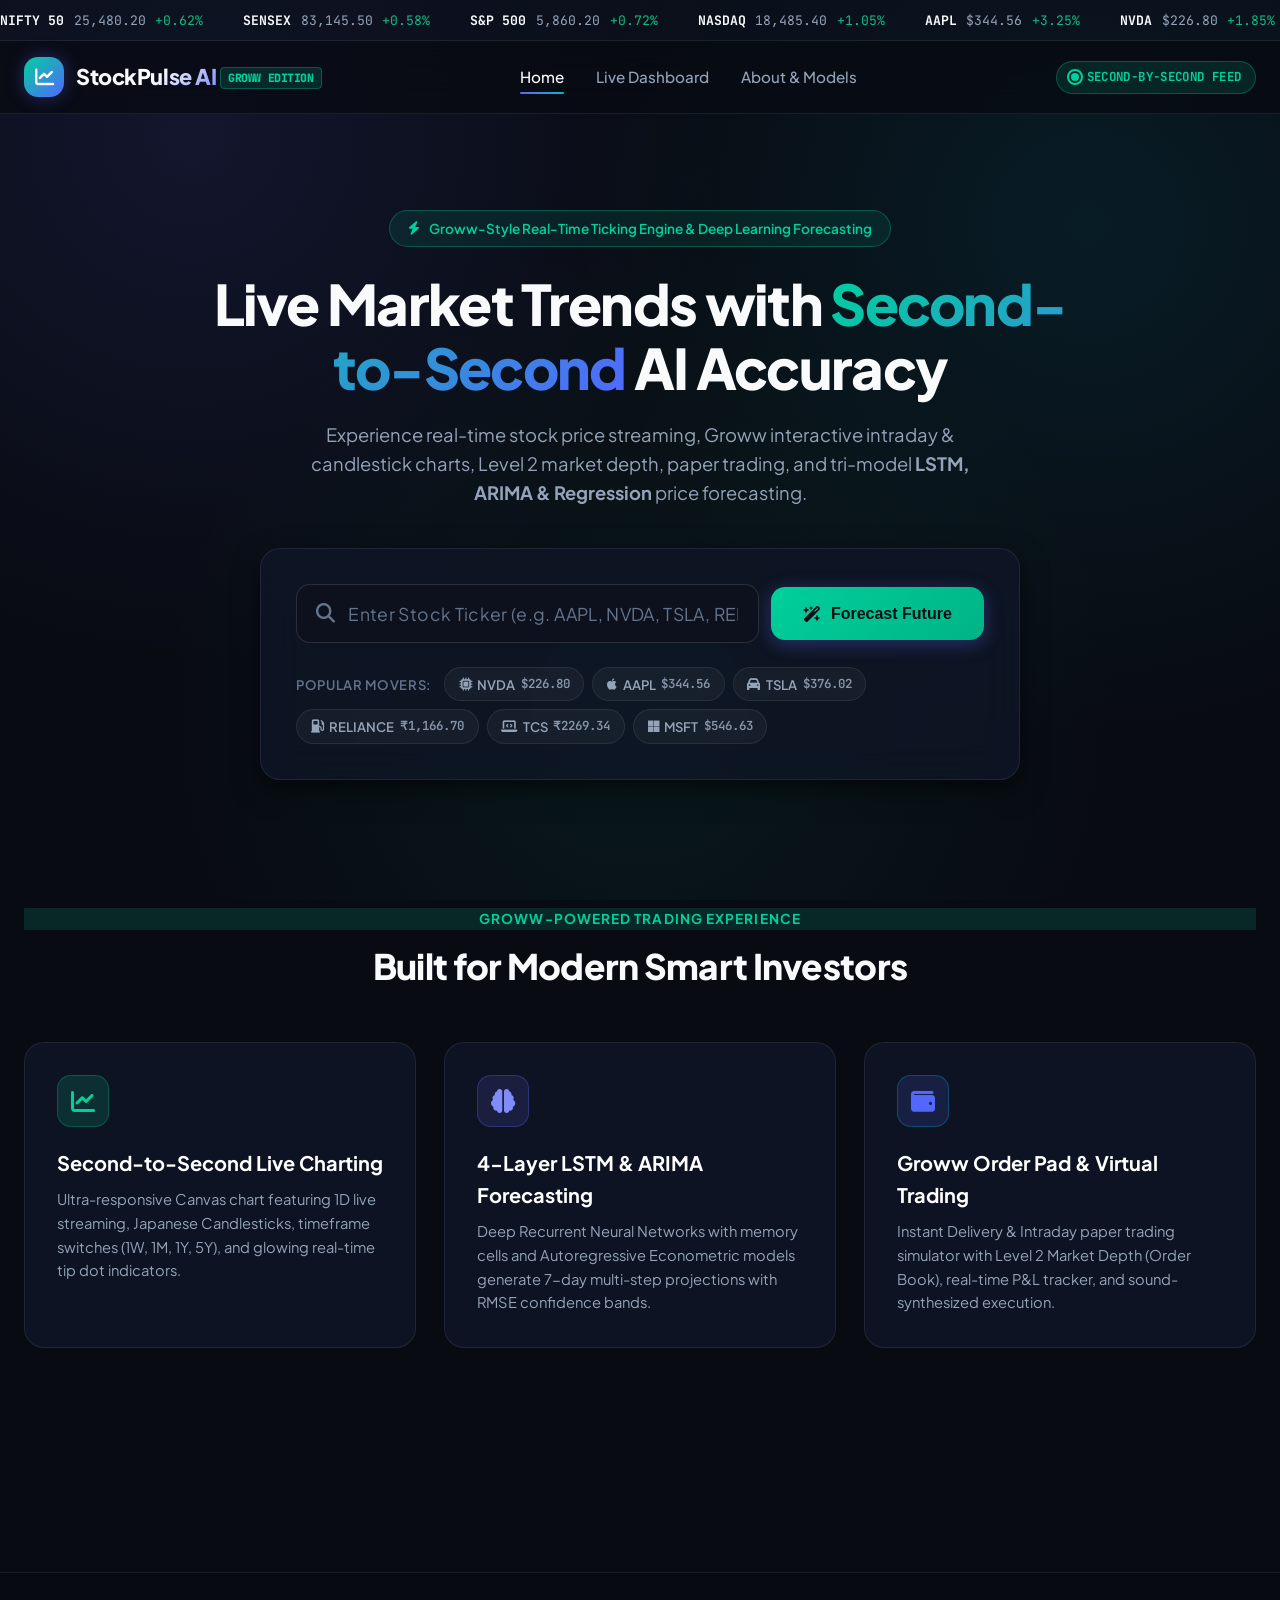
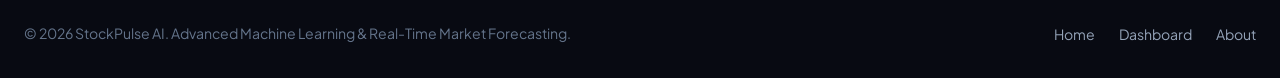
<file: index.html>
<!DOCTYPE html>
<html lang="en">
<head>
  <meta charset="utf-8">
  <meta name="viewport" content="width=device-width, initial-scale=1">
  <title>StockPulse AI | Groww-Style Real-Time Forecasting &amp; Trading</title>
  <meta name="description" content="Predict stock market trends using Machine Learning (ARIMA, LSTM, Linear Regression) with second-to-second live updates, Groww charting, and paper trading.">
  <link rel="stylesheet" href="static/modern.css">
  <link rel="stylesheet" href="https://cdnjs.cloudflare.com/ajax/libs/font-awesome/6.4.0/css/all.min.css">
</head>
<body>

  <!-- Live Ticker Marquee -->
  <div class="ticker-marquee">
    <div class="ticker-track">
      <div class="ticker-item"><span class="ticker-symbol">NIFTY 50</span> <span class="ticker-price">25,480.20</span> <span class="ticker-change pos">+0.62%</span></div>
      <div class="ticker-item"><span class="ticker-symbol">SENSEX</span> <span class="ticker-price">83,145.50</span> <span class="ticker-change pos">+0.58%</span></div>
      <div class="ticker-item"><span class="ticker-symbol">S&amp;P 500</span> <span class="ticker-price">5,860.20</span> <span class="ticker-change pos">+0.72%</span></div>
      <div class="ticker-item"><span class="ticker-symbol">NASDAQ</span> <span class="ticker-price">18,485.40</span> <span class="ticker-change pos">+1.05%</span></div>
      <div class="ticker-item"><span class="ticker-symbol">AAPL</span> <span class="ticker-price">$344.56</span> <span class="ticker-change pos">+3.25%</span></div>
      <div class="ticker-item"><span class="ticker-symbol">NVDA</span> <span class="ticker-price">$226.80</span> <span class="ticker-change pos">+1.85%</span></div>
      <div class="ticker-item"><span class="ticker-symbol">TSLA</span> <span class="ticker-price">$376.02</span> <span class="ticker-change neg">-1.25%</span></div>
      <div class="ticker-item"><span class="ticker-symbol">RELIANCE</span> <span class="ticker-price">₹1,166.70</span> <span class="ticker-change pos">+1.12%</span></div>
      <div class="ticker-item"><span class="ticker-symbol">TCS</span> <span class="ticker-price">₹2,269.30</span> <span class="ticker-change pos">+0.84%</span></div>
      <!-- Duplicate for infinite marquee loop -->
      <div class="ticker-item"><span class="ticker-symbol">NIFTY 50</span> <span class="ticker-price">25,480.20</span> <span class="ticker-change pos">+0.62%</span></div>
      <div class="ticker-item"><span class="ticker-symbol">SENSEX</span> <span class="ticker-price">83,145.50</span> <span class="ticker-change pos">+0.58%</span></div>
      <div class="ticker-item"><span class="ticker-symbol">S&amp;P 500</span> <span class="ticker-price">5,860.20</span> <span class="ticker-change pos">+0.72%</span></div>
      <div class="ticker-item"><span class="ticker-symbol">AAPL</span> <span class="ticker-price">$344.56</span> <span class="ticker-change pos">+3.25%</span></div>
      <div class="ticker-item"><span class="ticker-symbol">NVDA</span> <span class="ticker-price">$226.80</span> <span class="ticker-change pos">+1.85%</span></div>
    </div>
  </div>

  <!-- Header Navigation -->
  <nav class="site-nav">
    <div class="nav-container">
      <a href="index.html" class="brand-logo">
        <div class="brand-icon-wrapper" style="background: linear-gradient(135deg, var(--groww-green), #5367ff);">
          <i class="fa-solid fa-chart-line"></i>
        </div>
        <span>Stock<span class="gradient-text">Pulse AI</span> <span style="font-size: 0.72rem; padding: 0.15rem 0.45rem; background: rgba(0, 208, 156, 0.15); color: var(--groww-green); border-radius: 4px; border: 1px solid rgba(0, 208, 156, 0.3); font-family: var(--font-mono); vertical-align: middle;">GROWW EDITION</span></span>
      </a>

      <ul class="nav-links">
        <li><a href="index.html" class="nav-link active">Home</a></li>
        <li><a href="dashboard.html" class="nav-link">Live Dashboard</a></li>
        <li><a href="about.html" class="nav-link">About &amp; Models</a></li>
      </ul>

      <div class="nav-actions">
        <div class="groww-live-badge">
          <span class="groww-radar-dot"></span>
          <span>SECOND-BY-SECOND FEED</span>
        </div>
      </div>
    </div>
  </nav>

  <!-- Main Content -->
  <main class="main-wrapper">

    <!-- Hero Section -->
    <section class="hero-section">
      <div class="hero-pill" style="border-color: rgba(0, 208, 156, 0.3); color: var(--groww-green); background: rgba(0, 208, 156, 0.1);">
        <i class="fa-solid fa-bolt"></i>
        <span>Groww-Style Real-Time Ticking Engine &amp; Deep Learning Forecasting</span>
      </div>

      <h1 class="hero-title">
        Live Market Trends with <span style="background: linear-gradient(135deg, var(--groww-green), #5367ff); -webkit-background-clip: text; -webkit-text-fill-color: transparent;">Second-to-Second</span> AI Accuracy
      </h1>

      <p class="hero-subtitle">
        Experience real-time stock price streaming, Groww interactive intraday &amp; candlestick charts, Level 2 market depth, paper trading, and tri-model <strong>LSTM, ARIMA &amp; Regression</strong> price forecasting.
      </p>

      <!-- Predict Input Card -->
      <div class="predict-card-wrapper">
        <div class="glass-card">
          <form class="stock-predict-form" id="predictForm" onsubmit="handleStaticSubmit(event)">
            <div class="search-form-group">
              <div class="search-input-wrapper">
                <i class="fa-solid fa-magnifying-glass search-input-icon"></i>
                <input 
                  type="text" 
                  name="nm" 
                  id="stockSearchInput"
                  class="stock-search-input" 
                  placeholder="Enter Stock Ticker (e.g. AAPL, NVDA, TSLA, RELIANCE, TCS)..." 
                  autocomplete="off" 
                  required
                >
                <div class="autocomplete-dropdown" id="autoDropdown"></div>
              </div>

              <button type="submit" class="btn-predict" style="background: linear-gradient(135deg, var(--groww-green), #00b386); color: #0b0e14; font-weight: 800;">
                <i class="fa-solid fa-wand-magic-sparkles"></i>
                <span>Forecast Future</span>
              </button>
            </div>

            <!-- Quick Chips with Live Flashing Quotes -->
            <div class="quick-chips-wrapper">
              <span class="chips-label">Popular Movers:</span>
              <a href="javascript:void(0)" class="ticker-chip" onclick="quickSelect('NVDA')">
                <i class="fa-solid fa-microchip"></i> NVDA <span id="chipPrice-NVDA" style="font-family: var(--font-mono); font-size: 0.78rem; opacity: 0.9;">$226.80</span>
              </a>
              <a href="javascript:void(0)" class="ticker-chip" onclick="quickSelect('AAPL')">
                <i class="fa-brands fa-apple"></i> AAPL <span id="chipPrice-AAPL" style="font-family: var(--font-mono); font-size: 0.78rem; opacity: 0.9;">$344.56</span>
              </a>
              <a href="javascript:void(0)" class="ticker-chip" onclick="quickSelect('TSLA')">
                <i class="fa-solid fa-car"></i> TSLA <span id="chipPrice-TSLA" style="font-family: var(--font-mono); font-size: 0.78rem; opacity: 0.9;">$376.02</span>
              </a>
              <a href="javascript:void(0)" class="ticker-chip" onclick="quickSelect('RELIANCE')">
                <i class="fa-solid fa-gas-pump"></i> RELIANCE <span id="chipPrice-RELIANCE" style="font-family: var(--font-mono); font-size: 0.78rem; opacity: 0.9;">₹1,166.70</span>
              </a>
              <a href="javascript:void(0)" class="ticker-chip" onclick="quickSelect('TCS')">
                <i class="fa-solid fa-laptop-code"></i> TCS <span id="chipPrice-TCS" style="font-family: var(--font-mono); font-size: 0.78rem; opacity: 0.9;">₹2,269.30</span>
              </a>
              <a href="javascript:void(0)" class="ticker-chip" onclick="quickSelect('MSFT')">
                <i class="fa-brands fa-microsoft"></i> MSFT <span id="chipPrice-MSFT" style="font-family: var(--font-mono); font-size: 0.78rem; opacity: 0.9;">$546.63</span>
              </a>
            </div>
          </form>
        </div>
      </div>
    </section>

    <!-- Groww Features Showcase Section -->
    <section style="margin-top: 2rem;">
      <div class="section-header">
        <div class="section-tag" style="background: rgba(0, 208, 156, 0.15); color: var(--groww-green);">Groww-Powered Trading Experience</div>
        <h2 class="section-title">Built for Modern Smart Investors</h2>
      </div>

      <div class="features-grid">
        <div class="feature-card">
          <div class="feature-icon icon-emerald" style="background: rgba(0, 208, 156, 0.15); color: var(--groww-green);">
            <i class="fa-solid fa-chart-line"></i>
          </div>
          <h3 class="feature-title">Second-to-Second Live Charting</h3>
          <p class="feature-desc">
            Ultra-responsive Canvas chart featuring 1D live streaming, Japanese Candlesticks, timeframe switches (1W, 1M, 1Y, 5Y), and glowing real-time tip dot indicators.
          </p>
        </div>

        <div class="feature-card">
          <div class="feature-icon icon-purple">
            <i class="fa-solid fa-brain"></i>
          </div>
          <h3 class="feature-title">4-Layer LSTM &amp; ARIMA Forecasting</h3>
          <p class="feature-desc">
            Deep Recurrent Neural Networks with memory cells and Autoregressive Econometric models generate 7-day multi-step projections with RMSE confidence bands.
          </p>
        </div>

        <div class="feature-card">
          <div class="feature-icon icon-cyan" style="background: rgba(83, 103, 255, 0.15); color: #5367ff;">
            <i class="fa-solid fa-wallet"></i>
          </div>
          <h3 class="feature-title">Groww Order Pad &amp; Virtual Trading</h3>
          <p class="feature-desc">
            Instant Delivery &amp; Intraday paper trading simulator with Level 2 Market Depth (Order Book), real-time P&amp;L tracker, and sound-synthesized execution.
          </p>
        </div>
      </div>
    </section>

  </main>

  <!-- Multi-Step Loading Modal -->
  <div class="predict-loading-modal" id="loadingModal">
    <div class="predict-loading-box">
      <div class="spinner-pulse" style="border-top-color: var(--groww-green);"></div>
      <h3 class="loading-step-text" id="loadingStepText">Initializing AI Engine</h3>
      <p class="loading-subtext">Fetching real quotes &amp; streaming feed for <span class="loading-ticker-target" id="loadingTickerTarget">STOCK</span>...</p>
      <div class="loading-progress-bar">
        <div class="loading-progress-fill" id="loadingProgressFill" style="background: linear-gradient(90deg, var(--groww-green), #5367ff);"></div>
      </div>
      <p style="font-size: 0.78rem; color: var(--text-dim); margin-top: 1rem;">
        Training Neural Network &amp; Running Time-Series Models (~2s)
      </p>
    </div>
  </div>

  <!-- Footer -->
  <footer class="site-footer">
    <div class="footer-container">
      <div class="footer-text">
        &copy; 2026 StockPulse AI. Advanced Machine Learning &amp; Real-Time Market Forecasting.
      </div>
      <ul class="footer-nav">
        <li><a href="index.html">Home</a></li>
        <li><a href="dashboard.html">Dashboard</a></li>
        <li><a href="about.html">About</a></li>
      </ul>
    </div>
  </footer>

  <script src="static/stock_data.js"></script>
  <script src="static/modern.js"></script>
  <script>
    function quickSelect(ticker) {
      document.getElementById('stockSearchInput').value = ticker;
      runForecast(ticker);
    }

    function handleStaticSubmit(e) {
      e.preventDefault();
      const ticker = document.getElementById('stockSearchInput').value.trim().toUpperCase();
      if (ticker) runForecast(ticker);
    }

    function runForecast(ticker) {
      const modal = document.getElementById('loadingModal');
      const stepText = document.getElementById('loadingStepText');
      const targetSpan = document.getElementById('loadingTickerTarget');
      const progressFill = document.getElementById('loadingProgressFill');

      targetSpan.textContent = ticker;
      modal.classList.add('active');

      const steps = [
        { progress: '25%', text: 'Connecting to Real-Time Feed for ' + ticker },
        { progress: '55%', text: 'Fitting ARIMA (6,1,0) Autoregressive Curves' },
        { progress: '85%', text: 'Training 4-Layer LSTM Deep Neural Network' },
        { progress: '100%', text: 'Generating Groww-Style Live Dashboard...' }
      ];

      let idx = 0;
      const interval = setInterval(() => {
        if (idx < steps.length) {
          progressFill.style.width = steps[idx].progress;
          stepText.textContent = steps[idx].text;
          idx++;
        } else {
          clearInterval(interval);
          setTimeout(() => {
            window.location.href = 'results.html?stock=' + encodeURIComponent(ticker);
          }, 350);
        }
      }, 350);
    }

    // Micro-tick the popular chips second-to-second
    const chips = [
      { sym: 'NVDA', p: 226.80, cur: '$' },
      { sym: 'AAPL', p: 344.56, cur: '$' },
      { sym: 'TSLA', p: 376.02, cur: '$' },
      { sym: 'RELIANCE', p: 1166.70, cur: '₹' },
      { sym: 'TCS', p: 2269.30, cur: '₹' },
      { sym: 'MSFT', p: 546.63, cur: '$' }
    ];

    setInterval(() => {
      const c = chips[Math.floor(Math.random() * chips.length)];
      if (c) {
        c.p += (Math.random() - 0.49) * (c.p * 0.0006);
        const el = document.getElementById('chipPrice-' + c.sym);
        if (el) {
          el.textContent = c.cur + c.p.toFixed(2);
          el.classList.remove('flash-up', 'flash-down');
          void el.offsetWidth;
          el.classList.add(Math.random() > 0.5 ? 'flash-up' : 'flash-down');
        }
      }
    }, 1200);
  </script>
</body>
</html>
</file>
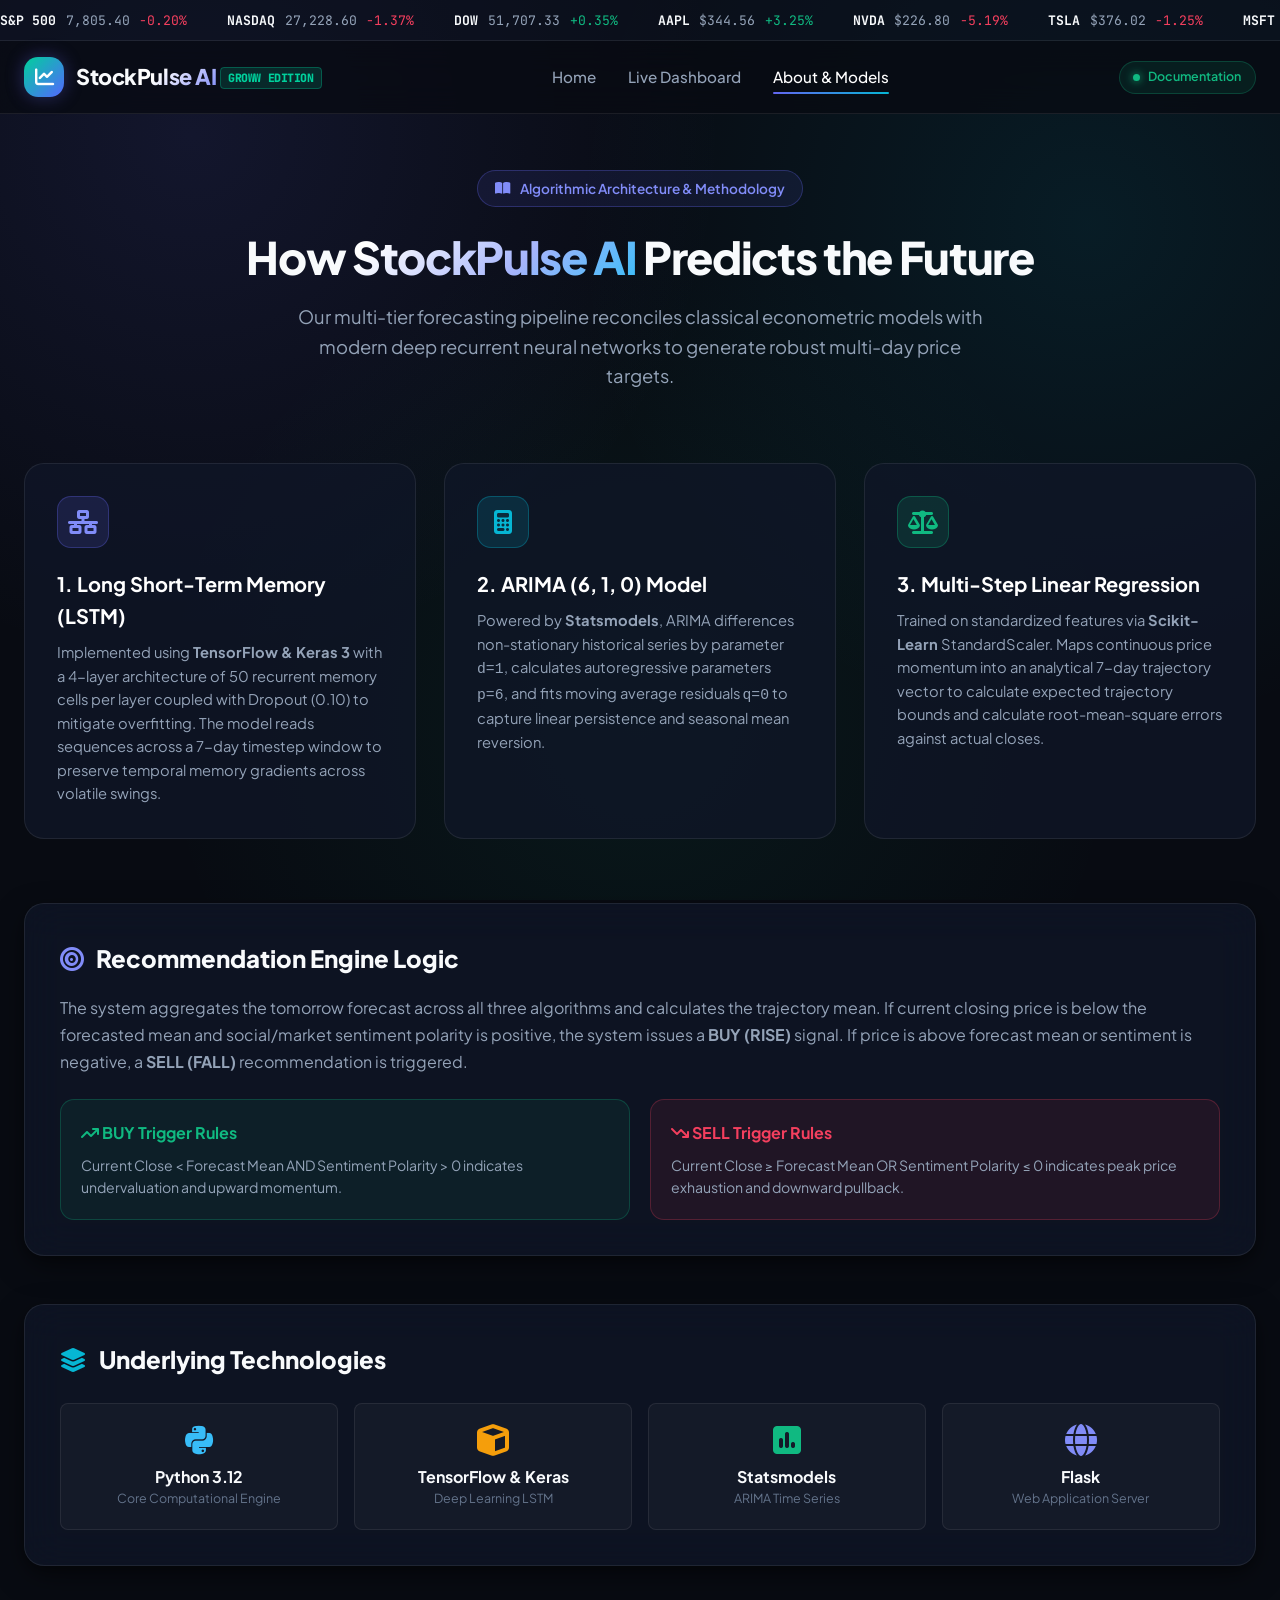
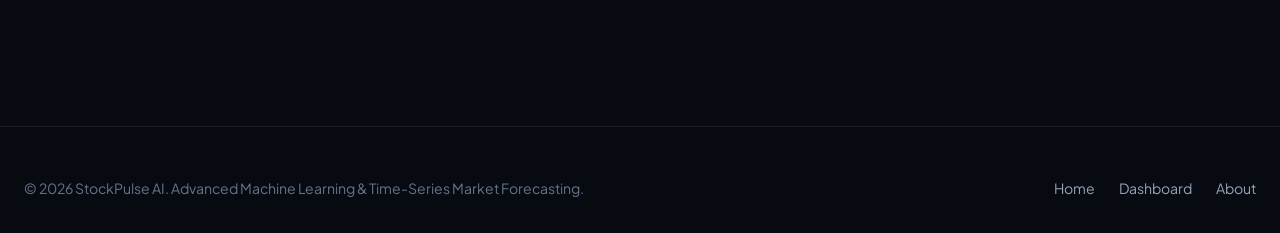
<file: about.html>
<!DOCTYPE html>
<html lang="en">
<head>
  <meta charset="utf-8">
  <meta name="viewport" content="width=device-width, initial-scale=1">
  <title>About &amp; Models | StockPulse AI</title>
  <meta name="description" content="Technical documentation and machine learning architecture for StockPulse AI.">
  <link rel="stylesheet" href="static/modern.css">
  <link rel="stylesheet" href="https://cdnjs.cloudflare.com/ajax/libs/font-awesome/6.4.0/css/all.min.css">
</head>
<body>

  <!-- Live Ticker Marquee -->
  <div class="ticker-marquee">
    <div class="ticker-track">
      <div class="ticker-item"><span class="ticker-symbol">S&amp;P 500</span> <span class="ticker-price">7,805.40</span> <span class="ticker-change neg">-0.20%</span></div>
      <div class="ticker-item"><span class="ticker-symbol">NASDAQ</span> <span class="ticker-price">27,228.60</span> <span class="ticker-change neg">-1.37%</span></div>
      <div class="ticker-item"><span class="ticker-symbol">DOW</span> <span class="ticker-price">51,707.33</span> <span class="ticker-change pos">+0.35%</span></div>
      <div class="ticker-item"><span class="ticker-symbol">AAPL</span> <span class="ticker-price">$344.56</span> <span class="ticker-change pos">+3.25%</span></div>
      <div class="ticker-item"><span class="ticker-symbol">NVDA</span> <span class="ticker-price">$226.80</span> <span class="ticker-change neg">-5.19%</span></div>
      <div class="ticker-item"><span class="ticker-symbol">TSLA</span> <span class="ticker-price">$376.02</span> <span class="ticker-change neg">-1.25%</span></div>
      <div class="ticker-item"><span class="ticker-symbol">MSFT</span> <span class="ticker-price">$546.63</span> <span class="ticker-change pos">+3.25%</span></div>
      <div class="ticker-item"><span class="ticker-symbol">AMZN</span> <span class="ticker-price">$260.48</span> <span class="ticker-change pos">+1.55%</span></div>
      <div class="ticker-item"><span class="ticker-symbol">GOOGL</span> <span class="ticker-price">$355.03</span> <span class="ticker-change pos">+2.04%</span></div>
      <div class="ticker-item"><span class="ticker-symbol">META</span> <span class="ticker-price">$760.01</span> <span class="ticker-change pos">+2.70%</span></div>
      <div class="ticker-item"><span class="ticker-symbol">BTC/USD</span> <span class="ticker-price">$88,450</span> <span class="ticker-change pos">+2.85%</span></div>
      <!-- Loop duplicate -->
      <div class="ticker-item"><span class="ticker-symbol">S&amp;P 500</span> <span class="ticker-price">7,805.40</span> <span class="ticker-change neg">-0.20%</span></div>
      <div class="ticker-item"><span class="ticker-symbol">NASDAQ</span> <span class="ticker-price">27,228.60</span> <span class="ticker-change neg">-1.37%</span></div>
      <div class="ticker-item"><span class="ticker-symbol">AAPL</span> <span class="ticker-price">$344.56</span> <span class="ticker-change pos">+3.25%</span></div>
      <div class="ticker-item"><span class="ticker-symbol">NVDA</span> <span class="ticker-price">$226.80</span> <span class="ticker-change neg">-5.19%</span></div>
    </div>
  </div>

  <!-- Header Navigation -->
  <nav class="site-nav">
    <div class="nav-container">
      <a href="index.html" class="brand-logo">
        <div class="brand-icon-wrapper" style="background: linear-gradient(135deg, var(--groww-green), #5367ff);">
          <i class="fa-solid fa-chart-line"></i>
        </div>
        <span>Stock<span class="gradient-text">Pulse AI</span> <span style="font-size: 0.72rem; padding: 0.15rem 0.45rem; background: rgba(0, 208, 156, 0.15); color: var(--groww-green); border-radius: 4px; border: 1px solid rgba(0, 208, 156, 0.3); font-family: var(--font-mono); vertical-align: middle;">GROWW EDITION</span></span>
      </a>

      <ul class="nav-links">
        <li><a href="index.html" class="nav-link">Home</a></li>
        <li><a href="dashboard.html" class="nav-link">Live Dashboard</a></li>
        <li><a href="about.html" class="nav-link active">About &amp; Models</a></li>
      </ul>

      <div class="nav-actions">
        <div class="status-badge">
          <span class="status-dot"></span>
          <span>Documentation</span>
        </div>
      </div>
    </div>
  </nav>

  <!-- Main Content -->
  <main class="main-wrapper">
    <section class="hero-section" style="padding-top: 1rem; padding-bottom: 2rem;">
      <div class="hero-pill">
        <i class="fa-solid fa-book-open"></i>
        <span>Algorithmic Architecture &amp; Methodology</span>
      </div>
      <h1 class="hero-title" style="font-size: 2.8rem;">
        How <span class="gradient-text-primary">StockPulse AI</span> Predicts the Future
      </h1>
      <p class="hero-subtitle">
        Our multi-tier forecasting pipeline reconciles classical econometric models with modern deep recurrent neural networks to generate robust multi-day price targets.
      </p>
    </section>

    <!-- Pipeline Architecture Cards -->
    <div class="features-grid">
      <div class="feature-card">
        <div class="feature-icon icon-purple">
          <i class="fa-solid fa-network-wired"></i>
        </div>
        <h3 class="feature-title">1. Long Short-Term Memory (LSTM)</h3>
        <p class="feature-desc">
          Implemented using <strong>TensorFlow &amp; Keras 3</strong> with a 4-layer architecture of 50 recurrent memory cells per layer coupled with Dropout (0.10) to mitigate overfitting. The model reads sequences across a 7-day timestep window to preserve temporal memory gradients across volatile swings.
        </p>
      </div>

      <div class="feature-card">
        <div class="feature-icon icon-cyan">
          <i class="fa-solid fa-calculator"></i>
        </div>
        <h3 class="feature-title">2. ARIMA (6, 1, 0) Model</h3>
        <p class="feature-desc">
          Powered by <strong>Statsmodels</strong>, ARIMA differences non-stationary historical series by parameter <code>d=1</code>, calculates autoregressive parameters <code>p=6</code>, and fits moving average residuals <code>q=0</code> to capture linear persistence and seasonal mean reversion.
        </p>
      </div>

      <div class="feature-card">
        <div class="feature-icon icon-emerald">
          <i class="fa-solid fa-scale-balanced"></i>
        </div>
        <h3 class="feature-title">3. Multi-Step Linear Regression</h3>
        <p class="feature-desc">
          Trained on standardized features via <strong>Scikit-Learn</strong> StandardScaler. Maps continuous price momentum into an analytical 7-day trajectory vector to calculate expected trajectory bounds and calculate root-mean-square errors against actual closes.
        </p>
      </div>
    </div>

    <!-- Recommendation Rules Section -->
    <div class="glass-card" style="margin-bottom: 3rem;">
      <h3 style="font-size: 1.5rem; font-weight: 800; margin-bottom: 1rem;">
        <i class="fa-solid fa-bullseye" style="color: var(--primary-light); margin-right: 0.5rem;"></i>
        Recommendation Engine Logic
      </h3>
      <p style="color: var(--text-muted); margin-bottom: 1.5rem; line-height: 1.7;">
        The system aggregates the tomorrow forecast across all three algorithms and calculates the trajectory mean. If current closing price is below the forecasted mean and social/market sentiment polarity is positive, the system issues a <strong>BUY (RISE)</strong> signal. If price is above forecast mean or sentiment is negative, a <strong>SELL (FALL)</strong> recommendation is triggered.
      </p>

      <div style="display: grid; grid-template-columns: repeat(auto-fit, minmax(260px, 1fr)); gap: 1.25rem;">
        <div style="background: rgba(16, 185, 129, 0.08); border: 1px solid rgba(16, 185, 129, 0.25); border-radius: var(--radius-md); padding: 1.25rem;">
          <h4 style="color: var(--accent-emerald); font-weight: 700; margin-bottom: 0.5rem;"><i class="fa-solid fa-arrow-trend-up"></i> BUY Trigger Rules</h4>
          <p style="font-size: 0.88rem; color: var(--text-muted);">Current Close &lt; Forecast Mean AND Sentiment Polarity &gt; 0 indicates undervaluation and upward momentum.</p>
        </div>

        <div style="background: rgba(244, 63, 94, 0.08); border: 1px solid rgba(244, 63, 94, 0.25); border-radius: var(--radius-md); padding: 1.25rem;">
          <h4 style="color: var(--accent-rose); font-weight: 700; margin-bottom: 0.5rem;"><i class="fa-solid fa-arrow-trend-down"></i> SELL Trigger Rules</h4>
          <p style="font-size: 0.88rem; color: var(--text-muted);">Current Close &ge; Forecast Mean OR Sentiment Polarity &le; 0 indicates peak price exhaustion and downward pullback.</p>
        </div>
      </div>
    </div>

    <!-- Tech Stack Grid -->
    <div class="glass-card">
      <h3 style="font-size: 1.5rem; font-weight: 800; margin-bottom: 1.5rem;">
        <i class="fa-solid fa-layer-group" style="color: var(--secondary); margin-right: 0.5rem;"></i>
        Underlying Technologies
      </h3>
      <div style="display: grid; grid-template-columns: repeat(auto-fit, minmax(200px, 1fr)); gap: 1rem; text-align: center;">
        <div style="background: rgba(255,255,255,0.03); border: 1px solid var(--border-glass); border-radius: var(--radius-sm); padding: 1.25rem;">
          <i class="fa-brands fa-python" style="font-size: 2rem; color: #38bdf8; margin-bottom: 0.5rem;"></i>
          <h4 style="font-size: 1rem; font-weight: 700;">Python 3.12</h4>
          <p style="font-size: 0.78rem; color: var(--text-dim);">Core Computational Engine</p>
        </div>

        <div style="background: rgba(255,255,255,0.03); border: 1px solid var(--border-glass); border-radius: var(--radius-sm); padding: 1.25rem;">
          <i class="fa-solid fa-cube" style="font-size: 2rem; color: #f59e0b; margin-bottom: 0.5rem;"></i>
          <h4 style="font-size: 1rem; font-weight: 700;">TensorFlow &amp; Keras</h4>
          <p style="font-size: 0.78rem; color: var(--text-dim);">Deep Learning LSTM</p>
        </div>

        <div style="background: rgba(255,255,255,0.03); border: 1px solid var(--border-glass); border-radius: var(--radius-sm); padding: 1.25rem;">
          <i class="fa-solid fa-square-poll-vertical" style="font-size: 2rem; color: #10b981; margin-bottom: 0.5rem;"></i>
          <h4 style="font-size: 1rem; font-weight: 700;">Statsmodels</h4>
          <p style="font-size: 0.78rem; color: var(--text-dim);">ARIMA Time Series</p>
        </div>

        <div style="background: rgba(255,255,255,0.03); border: 1px solid var(--border-glass); border-radius: var(--radius-sm); padding: 1.25rem;">
          <i class="fa-solid fa-globe" style="font-size: 2rem; color: #818cf8; margin-bottom: 0.5rem;"></i>
          <h4 style="font-size: 1rem; font-weight: 700;">Flask</h4>
          <p style="font-size: 0.78rem; color: var(--text-dim);">Web Application Server</p>
        </div>
      </div>
    </div>
  </main>

  <!-- Footer -->
  <footer class="site-footer">
    <div class="footer-container">
      <div class="footer-text">
        &copy; 2026 StockPulse AI. Advanced Machine Learning &amp; Time-Series Market Forecasting.
      </div>
      <ul class="footer-nav">
        <li><a href="index.html">Home</a></li>
        <li><a href="dashboard.html">Dashboard</a></li>
        <li><a href="about.html">About</a></li>
      </ul>
    </div>
  </footer>

  <script src="static/modern.js"></script>
</body>
</html>
</file>
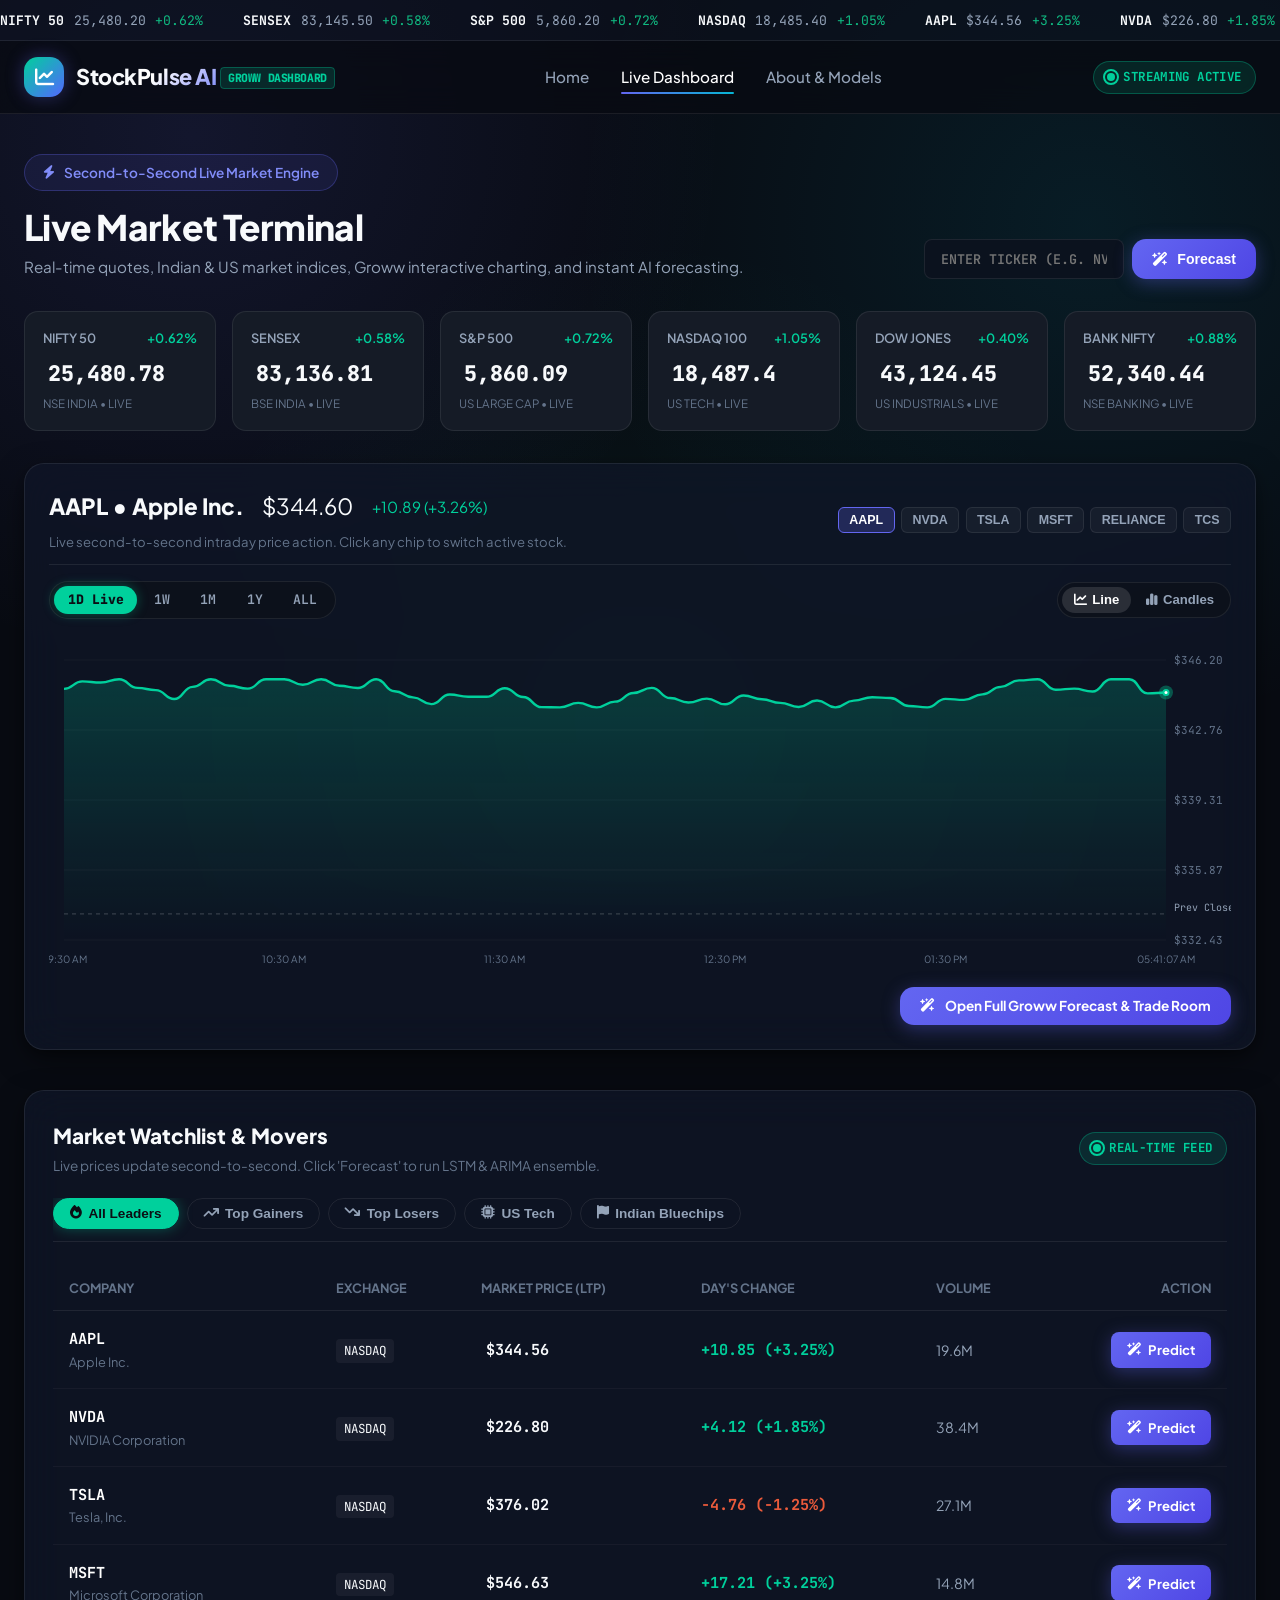
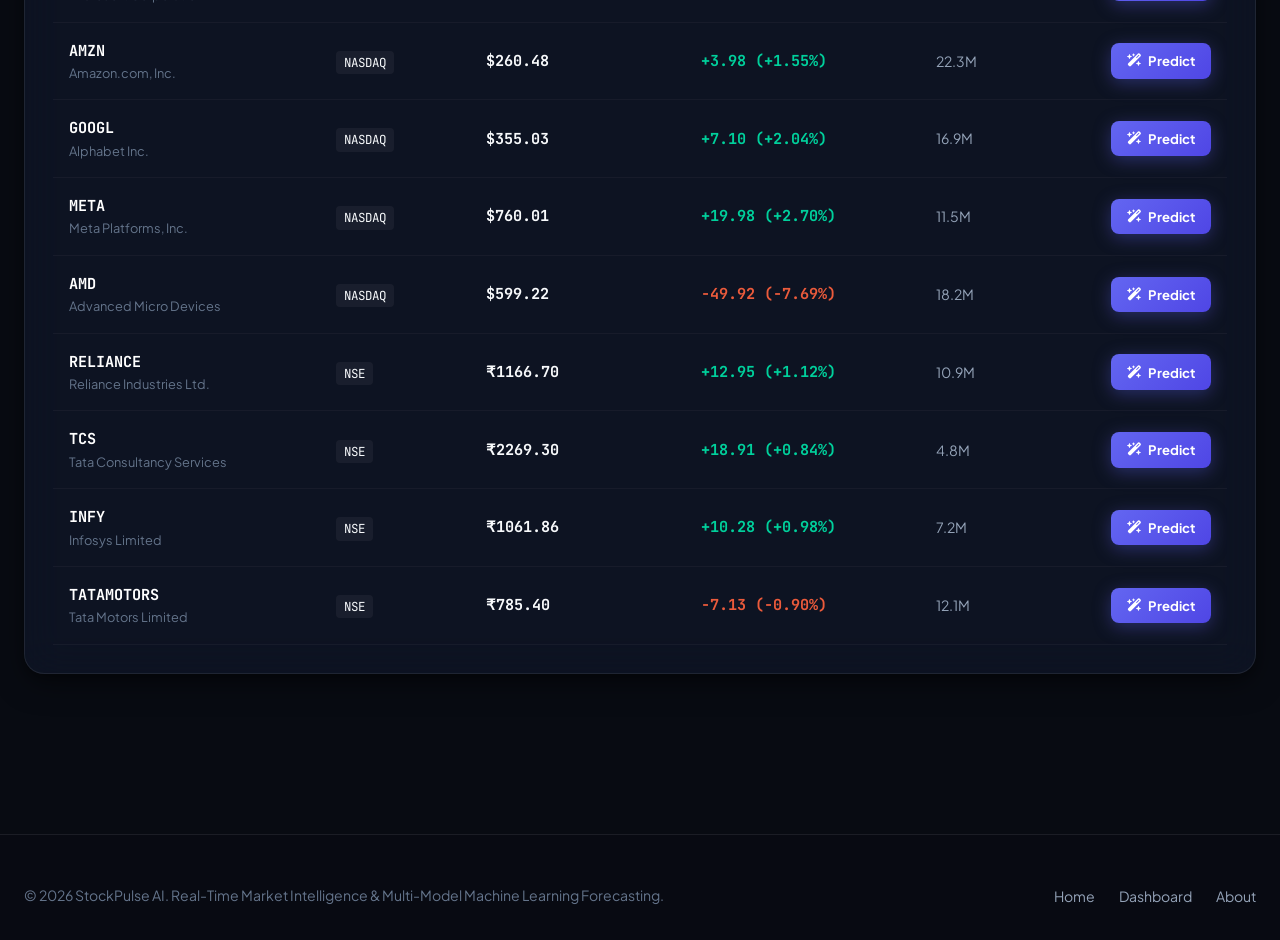
<file: dashboard.html>
<!DOCTYPE html>
<html lang="en">
<head>
  <meta charset="utf-8">
  <meta name="viewport" content="width=device-width, initial-scale=1">
  <title>Live Market Dashboard | Groww-Style StockPulse AI</title>
  <meta name="description" content="Live Real-Time Market Dashboard with second-to-second price updates, indices tracking, Groww-style charting, and instant AI forecasting.">
  <link rel="stylesheet" href="static/modern.css">
  <link rel="stylesheet" href="https://cdnjs.cloudflare.com/ajax/libs/font-awesome/6.4.0/css/all.min.css">
  <style>
    .groww-tab-bar {
      display: flex;
      gap: 0.5rem;
      border-bottom: 1px solid var(--groww-border);
      padding-bottom: 0.75rem;
      margin-bottom: 1.5rem;
      overflow-x: auto;
      scrollbar-width: none;
    }
    .groww-tab-btn {
      background: transparent;
      border: 1px solid var(--groww-border);
      color: var(--text-muted);
      padding: 0.45rem 1rem;
      border-radius: var(--radius-full);
      font-size: 0.85rem;
      font-weight: 600;
      cursor: pointer;
      white-space: nowrap;
      transition: all 0.2s;
      display: flex;
      align-items: center;
      gap: 0.4rem;
    }
    .groww-tab-btn:hover {
      color: #fff;
      border-color: rgba(255, 255, 255, 0.2);
    }
    .groww-tab-btn.active {
      background: var(--groww-green);
      color: #0b0e14;
      border-color: var(--groww-green);
      font-weight: 700;
      box-shadow: 0 0 14px var(--groww-green-glow);
    }

    .groww-index-card {
      background: var(--groww-card);
      border: 1px solid var(--groww-border);
      border-radius: var(--radius-md);
      padding: 1rem 1.15rem;
      transition: all 0.25s ease;
      position: relative;
      overflow: hidden;
    }
    .groww-index-card:hover {
      transform: translateY(-2px);
      border-color: rgba(255, 255, 255, 0.18);
    }

    .groww-index-pts {
      font-family: var(--font-mono);
      font-weight: 800;
      font-size: 1.35rem;
      margin: 0.35rem 0 0.2rem;
      padding: 0.1rem 0.3rem;
      border-radius: 4px;
      display: inline-block;
      transition: background 0.4s ease;
    }

    .groww-table-row {
      border-bottom: 1px solid rgba(255, 255, 255, 0.04);
      transition: background-color 0.15s ease;
    }
    .groww-table-row:hover {
      background: rgba(255, 255, 255, 0.02);
    }
    .groww-cell-price {
      font-family: var(--font-mono);
      font-weight: 700;
      padding: 0.15rem 0.35rem;
      border-radius: 4px;
      display: inline-block;
      transition: background 0.4s ease;
    }
  </style>
</head>
<body>

  <!-- Live Ticker Marquee -->
  <div class="ticker-marquee">
    <div class="ticker-track" id="dashTickerTrack">
      <div class="ticker-item"><span class="ticker-symbol">NIFTY 50</span> <span class="ticker-price" id="tmNifty">25,480.20</span> <span class="ticker-change pos">+0.62%</span></div>
      <div class="ticker-item"><span class="ticker-symbol">SENSEX</span> <span class="ticker-price" id="tmSensex">83,145.50</span> <span class="ticker-change pos">+0.58%</span></div>
      <div class="ticker-item"><span class="ticker-symbol">S&amp;P 500</span> <span class="ticker-price" id="tmSP">5,860.20</span> <span class="ticker-change pos">+0.72%</span></div>
      <div class="ticker-item"><span class="ticker-symbol">NASDAQ</span> <span class="ticker-price" id="tmNas">18,485.40</span> <span class="ticker-change pos">+1.05%</span></div>
      <div class="ticker-item"><span class="ticker-symbol">AAPL</span> <span class="ticker-price">$344.56</span> <span class="ticker-change pos">+3.25%</span></div>
      <div class="ticker-item"><span class="ticker-symbol">NVDA</span> <span class="ticker-price">$226.80</span> <span class="ticker-change pos">+1.85%</span></div>
      <div class="ticker-item"><span class="ticker-symbol">RELIANCE</span> <span class="ticker-price">₹1,166.70</span> <span class="ticker-change pos">+1.12%</span></div>
      <div class="ticker-item"><span class="ticker-symbol">TCS</span> <span class="ticker-price">₹2,269.30</span> <span class="ticker-change pos">+0.84%</span></div>
      <!-- Loop duplicate -->
      <div class="ticker-item"><span class="ticker-symbol">NIFTY 50</span> <span class="ticker-price">25,480.20</span> <span class="ticker-change pos">+0.62%</span></div>
      <div class="ticker-item"><span class="ticker-symbol">SENSEX</span> <span class="ticker-price">83,145.50</span> <span class="ticker-change pos">+0.58%</span></div>
      <div class="ticker-item"><span class="ticker-symbol">S&amp;P 500</span> <span class="ticker-price">5,860.20</span> <span class="ticker-change pos">+0.72%</span></div>
      <div class="ticker-item"><span class="ticker-symbol">NASDAQ</span> <span class="ticker-price">18,485.40</span> <span class="ticker-change pos">+1.05%</span></div>
    </div>
  </div>

  <!-- Header Navigation -->
  <nav class="site-nav">
    <div class="nav-container">
      <a href="index.html" class="brand-logo">
        <div class="brand-icon-wrapper" style="background: linear-gradient(135deg, var(--groww-green), #5367ff);">
          <i class="fa-solid fa-chart-line"></i>
        </div>
        <span>Stock<span class="gradient-text">Pulse AI</span> <span style="font-size: 0.72rem; padding: 0.15rem 0.45rem; background: rgba(0, 208, 156, 0.15); color: var(--groww-green); border-radius: 4px; border: 1px solid rgba(0, 208, 156, 0.3); font-family: var(--font-mono); vertical-align: middle;">GROWW DASHBOARD</span></span>
      </a>

      <ul class="nav-links">
        <li><a href="index.html" class="nav-link">Home</a></li>
        <li><a href="dashboard.html" class="nav-link active">Live Dashboard</a></li>
        <li><a href="about.html" class="nav-link">About &amp; Models</a></li>
      </ul>

      <div class="nav-actions">
        <div class="groww-live-badge">
          <span class="groww-radar-dot"></span>
          <span>STREAMING ACTIVE</span>
        </div>
      </div>
    </div>
  </nav>

  <!-- Main Content -->
  <main class="main-wrapper">

    <!-- Dashboard Title Bar -->
    <div style="margin-bottom: 2rem; display: flex; justify-content: space-between; align-items: flex-end; flex-wrap: wrap; gap: 1rem;">
      <div>
        <div class="hero-pill" style="margin-bottom: 0.5rem; display: inline-flex;">
          <i class="fa-solid fa-bolt"></i> Second-to-Second Live Market Engine
        </div>
        <h1 style="font-size: 2.2rem; font-weight: 800; letter-spacing: -0.02em;">Live Market Terminal</h1>
        <p style="color: var(--text-muted); font-size: 0.95rem;">Real-time quotes, Indian &amp; US market indices, Groww interactive charting, and instant AI forecasting.</p>
      </div>

      <!-- Quick Ticker Launcher -->
      <form onsubmit="handleDashboardQuick(event)" style="display: flex; gap: 0.5rem;">
        <input type="text" id="quickTickerInput" placeholder="Enter Ticker (e.g. NVDA, RELIANCE)..." required style="background: rgba(13, 18, 31, 0.9); border: 1px solid var(--border-glass); border-radius: var(--radius-sm); padding: 0.65rem 1rem; color: #fff; font-family: var(--font-mono); font-weight: 600; width: 200px; text-transform: uppercase;">
        <button type="submit" class="btn-predict" style="padding: 0.65rem 1.25rem; font-size: 0.88rem;">
          <i class="fa-solid fa-wand-magic-sparkles"></i> Forecast
        </button>
      </form>
    </div>

    <!-- Live Market Indices Tracker (Groww Style) -->
    <div style="display: grid; grid-template-columns: repeat(auto-fit, minmax(180px, 1fr)); gap: 1rem; margin-bottom: 2rem;">
      <div class="groww-index-card" id="idxCard-NIFTY">
        <div style="display: flex; justify-content: space-between; font-size: 0.8rem; color: var(--text-muted); font-weight: 600;">
          <span>NIFTY 50</span>
          <span class="groww-text-green" id="idxChg-NIFTY">+0.62%</span>
        </div>
        <div class="groww-index-pts" id="idxPts-NIFTY">25,480.20</div>
        <div style="font-size: 0.72rem; color: var(--text-dim);">NSE INDIA • LIVE</div>
      </div>

      <div class="groww-index-card" id="idxCard-SENSEX">
        <div style="display: flex; justify-content: space-between; font-size: 0.8rem; color: var(--text-muted); font-weight: 600;">
          <span>SENSEX</span>
          <span class="groww-text-green" id="idxChg-SENSEX">+0.58%</span>
        </div>
        <div class="groww-index-pts" id="idxPts-SENSEX">83,145.50</div>
        <div style="font-size: 0.72rem; color: var(--text-dim);">BSE INDIA • LIVE</div>
      </div>

      <div class="groww-index-card" id="idxCard-SP500">
        <div style="display: flex; justify-content: space-between; font-size: 0.8rem; color: var(--text-muted); font-weight: 600;">
          <span>S&amp;P 500</span>
          <span class="groww-text-green" id="idxChg-SP500">+0.72%</span>
        </div>
        <div class="groww-index-pts" id="idxPts-SP500">5,860.20</div>
        <div style="font-size: 0.72rem; color: var(--text-dim);">US LARGE CAP • LIVE</div>
      </div>

      <div class="groww-index-card" id="idxCard-NASDAQ">
        <div style="display: flex; justify-content: space-between; font-size: 0.8rem; color: var(--text-muted); font-weight: 600;">
          <span>NASDAQ 100</span>
          <span class="groww-text-green" id="idxChg-NASDAQ">+1.05%</span>
        </div>
        <div class="groww-index-pts" id="idxPts-NASDAQ">18,485.40</div>
        <div style="font-size: 0.72rem; color: var(--text-dim);">US TECH • LIVE</div>
      </div>

      <div class="groww-index-card" id="idxCard-DOW">
        <div style="display: flex; justify-content: space-between; font-size: 0.8rem; color: var(--text-muted); font-weight: 600;">
          <span>DOW JONES</span>
          <span class="groww-text-green" id="idxChg-DOW">+0.40%</span>
        </div>
        <div class="groww-index-pts" id="idxPts-DOW">43,120.50</div>
        <div style="font-size: 0.72rem; color: var(--text-dim);">US INDUSTRIALS • LIVE</div>
      </div>

      <div class="groww-index-card" id="idxCard-BANKNIFTY">
        <div style="display: flex; justify-content: space-between; font-size: 0.8rem; color: var(--text-muted); font-weight: 600;">
          <span>BANK NIFTY</span>
          <span class="groww-text-green" id="idxChg-BANKNIFTY">+0.88%</span>
        </div>
        <div class="groww-index-pts" id="idxPts-BANKNIFTY">52,340.10</div>
        <div style="font-size: 0.72rem; color: var(--text-dim);">NSE BANKING • LIVE</div>
      </div>
    </div>

    <!-- Groww Real-Time Interactive Chart for Selected Leader -->
    <div class="glass-card" style="padding: 1.5rem; margin-bottom: 2.5rem;">
      <div class="groww-chart-header">
        <div>
          <div style="display: flex; align-items: center; gap: 0.75rem;">
            <h2 style="font-size: 1.4rem; font-weight: 800; margin: 0;" id="dashChartStockTitle">AAPL • Apple Inc.</h2>
            <div id="dashChartLivePrice" class="groww-price-hero" style="font-size: 1.4rem; padding: 0.1rem 0.4rem;">$344.56</div>
            <div id="dashChartLiveChange" class="groww-change-hero groww-text-green" style="font-size: 0.95rem;">+3.25%</div>
          </div>
          <p style="font-size: 0.82rem; color: var(--text-dim); margin-top: 0.25rem;">Live second-to-second intraday price action. Click any chip to switch active stock.</p>
        </div>

        <!-- Quick Switch Stock Chips -->
        <div style="display: flex; gap: 0.4rem; align-items: center; flex-wrap: wrap;">
          <button class="groww-speed-chip active" id="chip-AAPL" onclick="selectDashStock('AAPL')">AAPL</button>
          <button class="groww-speed-chip" id="chip-NVDA" onclick="selectDashStock('NVDA')">NVDA</button>
          <button class="groww-speed-chip" id="chip-TSLA" onclick="selectDashStock('TSLA')">TSLA</button>
          <button class="groww-speed-chip" id="chip-MSFT" onclick="selectDashStock('MSFT')">MSFT</button>
          <button class="groww-speed-chip" id="chip-RELIANCE" onclick="selectDashStock('RELIANCE')">RELIANCE</button>
          <button class="groww-speed-chip" id="chip-TCS" onclick="selectDashStock('TCS')">TCS</button>
        </div>
      </div>

      <!-- Timeframe Toolbar -->
      <div style="display: flex; justify-content: space-between; align-items: center; margin-bottom: 1rem; flex-wrap: wrap; gap: 0.5rem;">
        <div class="groww-tf-bar">
          <button class="groww-tf-btn active" id="dashTf-1D" onclick="switchDashTf('1D')">1D Live</button>
          <button class="groww-tf-btn" id="dashTf-1W" onclick="switchDashTf('1W')">1W</button>
          <button class="groww-tf-btn" id="dashTf-1M" onclick="switchDashTf('1M')">1M</button>
          <button class="groww-tf-btn" id="dashTf-1Y" onclick="switchDashTf('1Y')">1Y</button>
          <button class="groww-tf-btn" id="dashTf-ALL" onclick="switchDashTf('ALL')">ALL</button>
        </div>

        <div class="groww-mode-pills">
          <button class="groww-mode-btn active" id="dashMode-line" onclick="switchDashMode('line')"><i class="fa-solid fa-chart-line"></i> Line</button>
          <button class="groww-mode-btn" id="dashMode-candle" onclick="switchDashMode('candle')"><i class="fa-solid fa-chart-simple"></i> Candles</button>
        </div>
      </div>

      <div style="position: relative; width: 100%; height: 340px;">
        <canvas id="dashInteractiveCanvas"></canvas>
      </div>

      <div style="display: flex; justify-content: flex-end; margin-top: 0.75rem;">
        <a id="btnDeepForecastActive" href="results.html?stock=AAPL" class="btn-predict" style="padding: 0.5rem 1.25rem; font-size: 0.85rem; text-decoration: none;">
          <i class="fa-solid fa-wand-magic-sparkles"></i> Open Full Groww Forecast &amp; Trade Room
        </a>
      </div>
    </div>

    <!-- Active Watchlist & Groww Category Tabs -->
    <div class="glass-card" style="padding: 1.75rem;">
      <div style="display: flex; justify-content: space-between; align-items: center; margin-bottom: 1.25rem; flex-wrap: wrap; gap: 0.75rem;">
        <div>
          <h3 style="font-size: 1.3rem; font-weight: 800;">Market Watchlist &amp; Movers</h3>
          <span style="font-size: 0.85rem; color: var(--text-dim);">Live prices update second-to-second. Click 'Forecast' to run LSTM &amp; ARIMA ensemble.</span>
        </div>
        <div class="groww-live-badge">
          <span class="groww-radar-dot"></span> REAL-TIME FEED
        </div>
      </div>

      <!-- Groww Category Filter Tabs -->
      <div class="groww-tab-bar">
        <button class="groww-tab-btn active" onclick="filterWatchlist('ALL', this)"><i class="fa-solid fa-fire"></i> All Leaders</button>
        <button class="groww-tab-btn" onclick="filterWatchlist('GAINERS', this)"><i class="fa-solid fa-arrow-trend-up"></i> Top Gainers</button>
        <button class="groww-tab-btn" onclick="filterWatchlist('LOSERS', this)"><i class="fa-solid fa-arrow-trend-down"></i> Top Losers</button>
        <button class="groww-tab-btn" onclick="filterWatchlist('TECH', this)"><i class="fa-solid fa-microchip"></i> US Tech</button>
        <button class="groww-tab-btn" onclick="filterWatchlist('INDIA', this)"><i class="fa-solid fa-flag"></i> Indian Bluechips</button>
      </div>

      <div style="overflow-x: auto;">
        <table style="width: 100%; border-collapse: collapse; text-align: left; font-size: 0.95rem;">
          <thead>
            <tr style="border-bottom: 1px solid var(--border-glass); color: var(--text-dim); font-size: 0.8rem; text-transform: uppercase;">
              <th style="padding: 0.75rem 1rem;">Company</th>
              <th style="padding: 0.75rem 1rem;">Exchange</th>
              <th style="padding: 0.75rem 1rem;">Market Price (LTP)</th>
              <th style="padding: 0.75rem 1rem;">Day's Change</th>
              <th style="padding: 0.75rem 1rem;">Volume</th>
              <th style="padding: 0.75rem 1rem; text-align: right;">Action</th>
            </tr>
          </thead>
          <tbody id="watchlistBody">
            <!-- Rendered dynamically with live ticking prices -->
          </tbody>
        </table>
      </div>
    </div>

  </main>

  <!-- Footer -->
  <footer class="site-footer">
    <div class="footer-container">
      <div class="footer-text">
        &copy; 2026 StockPulse AI. Real-Time Market Intelligence &amp; Multi-Model Machine Learning Forecasting.
      </div>
      <ul class="footer-nav">
        <li><a href="index.html">Home</a></li>
        <li><a href="dashboard.html">Dashboard</a></li>
        <li><a href="about.html">About</a></li>
      </ul>
    </div>
  </footer>

  <script src="static/stock_data.js"></script>
  <script src="static/groww_engine.js"></script>
  <script>
    let activeDashStock = 'AAPL';
    let dashFeed = null;
    let dashChart = null;
    let dashCurrentTf = '1D';
    let currentCategoryFilter = 'ALL';

    // Watchlist state with live prices
    const WATCHLIST_STOCKS = [
      { symbol: 'AAPL', name: 'Apple Inc.', exchange: 'NASDAQ', currency: 'USD', price: 344.56, prevClose: 333.71, volume: '19.6M', tag: 'TECH' },
      { symbol: 'NVDA', name: 'NVIDIA Corporation', exchange: 'NASDAQ', currency: 'USD', price: 226.80, prevClose: 222.68, volume: '38.4M', tag: 'TECH' },
      { symbol: 'TSLA', name: 'Tesla, Inc.', exchange: 'NASDAQ', currency: 'USD', price: 376.02, prevClose: 380.78, volume: '27.1M', tag: 'TECH' },
      { symbol: 'MSFT', name: 'Microsoft Corporation', exchange: 'NASDAQ', currency: 'USD', price: 546.63, prevClose: 529.42, volume: '14.8M', tag: 'TECH' },
      { symbol: 'AMZN', name: 'Amazon.com, Inc.', exchange: 'NASDAQ', currency: 'USD', price: 260.48, prevClose: 256.50, volume: '22.3M', tag: 'TECH' },
      { symbol: 'GOOGL', name: 'Alphabet Inc.', exchange: 'NASDAQ', currency: 'USD', price: 355.03, prevClose: 347.93, volume: '16.9M', tag: 'TECH' },
      { symbol: 'META', name: 'Meta Platforms, Inc.', exchange: 'NASDAQ', currency: 'USD', price: 760.01, prevClose: 740.03, volume: '11.5M', tag: 'TECH' },
      { symbol: 'AMD', name: 'Advanced Micro Devices', exchange: 'NASDAQ', currency: 'USD', price: 599.22, prevClose: 649.14, volume: '18.2M', tag: 'TECH' },
      { symbol: 'RELIANCE', name: 'Reliance Industries Ltd.', exchange: 'NSE', currency: 'INR', price: 1166.70, prevClose: 1153.75, volume: '10.9M', tag: 'INDIA' },
      { symbol: 'TCS', name: 'Tata Consultancy Services', exchange: 'NSE', currency: 'INR', price: 2269.30, prevClose: 2250.39, volume: '4.8M', tag: 'INDIA' },
      { symbol: 'INFY', name: 'Infosys Limited', exchange: 'NSE', currency: 'INR', price: 1062.10, prevClose: 1051.58, volume: '7.2M', tag: 'INDIA' },
      { symbol: 'TATAMOTORS', name: 'Tata Motors Limited', exchange: 'NSE', currency: 'INR', price: 785.40, prevClose: 792.53, volume: '12.1M', tag: 'INDIA' }
    ];

    function handleDashboardQuick(e) {
      e.preventDefault();
      const val = document.getElementById('quickTickerInput').value.trim().toUpperCase();
      if (val) window.location.href = 'results.html?stock=' + encodeURIComponent(val);
    }

    function initDashboard() {
      // 1. Initialize Interactive Groww Chart
      dashChart = new window.GrowwChart('dashInteractiveCanvas', {
        currencySym: '$',
        timeframe: '1D',
        mode: 'line'
      });

      // 2. Select initial stock
      selectDashStock('AAPL');

      // 3. Render Watchlist
      renderWatchlist();

      // 4. Start second-to-second micro-tick generator for all market indices & watchlist
      startGlobalMarketTickers();
    }

    function selectDashStock(symbol) {
      activeDashStock = symbol;

      // Update chip states
      document.querySelectorAll('#dash-chart-toggles button, .groww-speed-chip').forEach(c => {
        if (c.id && c.id.startsWith('chip-')) {
          if (c.id === 'chip-' + symbol) c.classList.add('active');
          else c.classList.remove('active');
        }
      });

      // Update link target
      const linkEl = document.getElementById('btnDeepForecastActive');
      if (linkEl) linkEl.href = 'results.html?stock=' + encodeURIComponent(symbol);

      // Find stock profile
      const item = WATCHLIST_STOCKS.find(s => s.symbol === symbol) || { symbol, name: symbol, price: 150, prevClose: 148, currency: 'USD' };
      const curSym = item.currency === 'INR' ? '₹' : '$';

      document.getElementById('dashChartStockTitle').textContent = `${item.symbol} • ${item.name}`;
      dashChart.options.currencySym = curSym;

      // Stop previous feed and launch new feed for active stock
      if (dashFeed) dashFeed.stop();
      dashFeed = new window.GrowwFeed();
      dashFeed.setStock(item);

      dashFeed.subscribe((tick) => {
        const pEl = document.getElementById('dashChartLivePrice');
        const cEl = document.getElementById('dashChartLiveChange');
        if (pEl) {
          pEl.textContent = curSym + tick.price.toFixed(2);
          pEl.classList.remove('flash-up', 'flash-down');
          void pEl.offsetWidth;
          pEl.classList.add(tick.isUp ? 'flash-up' : 'flash-down');
        }
        if (cEl) {
          const isUp = tick.change >= 0;
          cEl.className = `groww-change-hero ${isUp ? 'groww-text-green' : 'groww-text-red'}`;
          cEl.textContent = `${isUp ? '+' : ''}${tick.change.toFixed(2)} (${isUp ? '+' : ''}${tick.changePercent.toFixed(2)}%)`;
        }

        if (dashCurrentTf === '1D') {
          dashChart.updateIntraday(tick.ticks, tick.candles, tick.prevClose, tick.price);
        }
      });
    }

    function switchDashTf(tf) {
      dashCurrentTf = tf;
      document.querySelectorAll('.groww-tf-btn').forEach(b => {
        if (b.id && b.id.startsWith('dashTf-')) b.classList.remove('active');
      });
      const btn = document.getElementById('dashTf-' + tf);
      if (btn) btn.classList.add('active');

      if (dashChart) {
        const item = WATCHLIST_STOCKS.find(s => s.symbol === activeDashStock);
        dashChart.setTimeframe(tf, item);
        if (tf === '1D' && dashFeed) {
          dashChart.updateIntraday(dashFeed.intradayTicks, dashFeed.intradayCandles, dashFeed.prevClose, dashFeed.currentPrice);
        }
      }
    }

    function switchDashMode(mode) {
      document.querySelectorAll('.groww-mode-btn').forEach(b => {
        if (b.id && b.id.startsWith('dashMode-')) b.classList.remove('active');
      });
      const btn = document.getElementById('dashMode-' + mode);
      if (btn) btn.classList.add('active');

      if (dashChart) dashChart.setMode(mode);
    }

    function filterWatchlist(filter, btn) {
      currentCategoryFilter = filter;
      document.querySelectorAll('.groww-tab-btn').forEach(b => b.classList.remove('active'));
      if (btn) btn.classList.add('active');
      renderWatchlist();
    }

    function renderWatchlist() {
      const tbody = document.getElementById('watchlistBody');
      if (!tbody) return;

      let list = [...WATCHLIST_STOCKS];

      if (currentCategoryFilter === 'GAINERS') {
        list = list.filter(s => (s.price - s.prevClose) >= 0).sort((a, b) => ((b.price - b.prevClose) / b.prevClose) - ((a.price - a.prevClose) / a.prevClose));
      } else if (currentCategoryFilter === 'LOSERS') {
        list = list.filter(s => (s.price - s.prevClose) < 0).sort((a, b) => ((a.price - a.prevClose) / a.prevClose) - ((b.price - b.prevClose) / b.prevClose));
      } else if (currentCategoryFilter === 'TECH') {
        list = list.filter(s => s.tag === 'TECH');
      } else if (currentCategoryFilter === 'INDIA') {
        list = list.filter(s => s.tag === 'INDIA');
      }

      let html = '';
      list.forEach(stock => {
        const curSym = stock.currency === 'INR' ? '₹' : '$';
        const chg = +(stock.price - stock.prevClose).toFixed(2);
        const chgPct = +((chg / stock.prevClose) * 100).toFixed(2);
        const isUp = chg >= 0;

        html += `
          <tr class="groww-table-row" id="dashRow-${stock.symbol}">
            <td style="padding: 1rem;">
              <div style="font-family: var(--font-mono); font-weight: 700; color: #fff;">${stock.symbol}</div>
              <div style="font-size: 0.8rem; color: var(--text-dim);">${stock.name}</div>
            </td>
            <td style="padding: 1rem;">
              <span style="background: rgba(255, 255, 255, 0.05); padding: 0.2rem 0.5rem; border-radius: 4px; font-size: 0.78rem; font-family: var(--font-mono);">
                ${stock.exchange}
              </span>
            </td>
            <td style="padding: 1rem;">
              <span class="groww-cell-price" id="dashPrice-${stock.symbol}">${curSym}${stock.price.toFixed(2)}</span>
            </td>
            <td style="padding: 1rem; font-family: var(--font-mono); font-weight: 700; color: ${isUp ? 'var(--groww-green)' : 'var(--groww-red)'};" id="dashChg-${stock.symbol}">
              ${isUp ? '+' : ''}${chg.toFixed(2)} (${isUp ? '+' : ''}${chgPct.toFixed(2)}%)
            </td>
            <td style="padding: 1rem; color: var(--text-muted); font-size: 0.88rem;">${stock.volume}</td>
            <td style="padding: 1rem; text-align: right;">
              <a href="results.html?stock=${stock.symbol}" class="btn-predict" style="padding: 0.45rem 1rem; font-size: 0.82rem; border-radius: var(--radius-sm); text-decoration: none; display: inline-flex; align-items: center; gap: 0.35rem;">
                <i class="fa-solid fa-wand-magic-sparkles"></i> Predict
              </a>
            </td>
          </tr>
        `;
      });

      tbody.innerHTML = html;
    }

    // Global second-to-second ticks for market indices & watchlist table
    function startGlobalMarketTickers() {
      const indices = [
        { id: 'NIFTY', pts: 25480.20, delta: 0.62 },
        { id: 'SENSEX', pts: 83145.50, delta: 0.58 },
        { id: 'SP500', pts: 5860.20, delta: 0.72 },
        { id: 'NASDAQ', pts: 18485.40, delta: 1.05 },
        { id: 'DOW', pts: 43120.50, delta: 0.40 },
        { id: 'BANKNIFTY', pts: 52340.10, delta: 0.88 }
      ];

      setInterval(() => {
        // 1. Tick indices
        indices.forEach(idx => {
          const shift = (Math.random() - 0.49) * (idx.pts * 0.0003);
          idx.pts = +(idx.pts + shift).toFixed(2);
          const isUp = shift >= 0;

          const ptsEl = document.getElementById('idxPts-' + idx.id);
          const chgEl = document.getElementById('idxChg-' + idx.id);
          if (ptsEl) {
            ptsEl.textContent = idx.pts.toLocaleString();
            ptsEl.classList.remove('flash-up', 'flash-down');
            void ptsEl.offsetWidth;
            ptsEl.classList.add(isUp ? 'flash-up' : 'flash-down');
          }
        });

        // 2. Micro-tick random stock in watchlist
        const randStock = WATCHLIST_STOCKS[Math.floor(Math.random() * WATCHLIST_STOCKS.length)];
        if (randStock) {
          const shift = (Math.random() - 0.49) * (randStock.price * 0.0008);
          randStock.price = +(randStock.price + shift).toFixed(2);
          const chg = +(randStock.price - randStock.prevClose).toFixed(2);
          const chgPct = +((chg / randStock.prevClose) * 100).toFixed(2);
          const isUp = shift >= 0;
          const curSym = randStock.currency === 'INR' ? '₹' : '$';

          const pEl = document.getElementById('dashPrice-' + randStock.symbol);
          const cEl = document.getElementById('dashChg-' + randStock.symbol);
          if (pEl) {
            pEl.textContent = curSym + randStock.price.toFixed(2);
            pEl.classList.remove('flash-up', 'flash-down');
            void pEl.offsetWidth;
            pEl.classList.add(isUp ? 'flash-up' : 'flash-down');
          }
          if (cEl) {
            cEl.textContent = `${chg >= 0 ? '+' : ''}${chg.toFixed(2)} (${chgPct >= 0 ? '+' : ''}${chgPct.toFixed(2)}%)`;
            cEl.style.color = chg >= 0 ? 'var(--groww-green)' : 'var(--groww-red)';
          }
        }
      }, 1000); // exactly second-to-second!
    }

    document.addEventListener('DOMContentLoaded', initDashboard);
  </script>
</body>
</html>
</file>
<file: static/modern.css>
/* ==========================================================================
   StockPulse AI - Modern Dark Glassmorphic Design System
   ========================================================================== */

@import url('https://fonts.googleapis.com/css2?family=Plus+Jakarta+Sans:wght@300;400;500;600;700;800&family=JetBrains+Mono:wght@400;500;600;700&display=swap');

:root {
  --bg-primary: #080b12;
  --bg-secondary: #0d121f;
  --bg-card: rgba(16, 23, 41, 0.72);
  --bg-card-hover: rgba(23, 33, 59, 0.85);
  --bg-glass: rgba(255, 255, 255, 0.03);
  --border-glass: rgba(255, 255, 255, 0.08);
  --border-glass-hover: rgba(99, 102, 241, 0.4);
  
  --primary: #6366f1;
  --primary-light: #818cf8;
  --primary-glow: rgba(99, 102, 241, 0.35);
  --secondary: #06b6d4;
  --accent-cyan: #38bdf8;
  --accent-emerald: #10b981;
  --accent-emerald-glow: rgba(16, 185, 129, 0.3);
  --accent-rose: #f43f5e;
  --accent-rose-glow: rgba(244, 63, 94, 0.3);
  --accent-amber: #f59e0b;
  
  --text-main: #f8fafc;
  --text-muted: #94a3b8;
  --text-dim: #64748b;
  
  --font-sans: 'Plus Jakarta Sans', -apple-system, BlinkMacSystemFont, sans-serif;
  --font-mono: 'JetBrains Mono', monospace;
  
  --radius-sm: 8px;
  --radius-md: 14px;
  --radius-lg: 20px;
  --radius-xl: 28px;
  --radius-full: 9999px;
  
  --shadow-sm: 0 4px 6px -1px rgba(0, 0, 0, 0.2);
  --shadow-lg: 0 10px 30px -3px rgba(0, 0, 0, 0.5), 0 4px 12px -2px rgba(0, 0, 0, 0.3);
  --shadow-glow: 0 0 35px -5px var(--primary-glow);
}

*, *::before, *::after {
  box-sizing: border-box;
  margin: 0;
  padding: 0;
}

body {
  font-family: var(--font-sans);
  background-color: var(--bg-primary);
  color: var(--text-main);
  line-height: 1.6;
  min-height: 100vh;
  overflow-x: hidden;
  position: relative;
  background-image: 
    radial-gradient(circle at 15% 15%, rgba(99, 102, 241, 0.12) 0%, transparent 40%),
    radial-gradient(circle at 85% 25%, rgba(6, 182, 212, 0.10) 0%, transparent 40%),
    radial-gradient(circle at 50% 80%, rgba(16, 185, 129, 0.08) 0%, transparent 50%);
  background-attachment: fixed;
}

/* ==========================================================================
   Navigation Bar
   ========================================================================== */
.site-nav {
  position: sticky;
  top: 0;
  z-index: 1000;
  background: rgba(8, 11, 18, 0.78);
  backdrop-filter: blur(16px);
  -webkit-backdrop-filter: blur(16px);
  border-bottom: 1px solid var(--border-glass);
  padding: 1rem 0;
  transition: all 0.3s ease;
}

.site-nav.scrolled {
  background: rgba(8, 11, 18, 0.95);
  box-shadow: 0 10px 30px rgba(0,0,0,0.4);
}

.nav-container {
  max-width: 1280px;
  margin: 0 auto;
  padding: 0 1.5rem;
  display: flex;
  align-items: center;
  justify-content: space-between;
}

.brand-logo {
  display: flex;
  align-items: center;
  gap: 0.75rem;
  text-decoration: none;
  color: var(--text-main);
  font-weight: 800;
  font-size: 1.35rem;
  letter-spacing: -0.02em;
}

.brand-icon-wrapper {
  width: 40px;
  height: 40px;
  background: linear-gradient(135deg, var(--primary), var(--secondary));
  border-radius: var(--radius-md);
  display: flex;
  align-items: center;
  justify-content: center;
  color: #fff;
  box-shadow: 0 0 18px var(--primary-glow);
  font-size: 1.2rem;
}

.brand-logo span.gradient-text {
  background: linear-gradient(135deg, #fff 30%, var(--primary-light) 100%);
  -webkit-background-clip: text;
  -webkit-text-fill-color: transparent;
}

.nav-links {
  display: flex;
  align-items: center;
  gap: 2rem;
  list-style: none;
}

.nav-link {
  color: var(--text-muted);
  text-decoration: none;
  font-weight: 500;
  font-size: 0.95rem;
  transition: all 0.2s ease;
  position: relative;
  padding: 0.5rem 0;
}

.nav-link:hover, .nav-link.active {
  color: #fff;
}

.nav-link.active::after {
  content: '';
  position: absolute;
  bottom: 0;
  left: 0;
  width: 100%;
  height: 2px;
  background: linear-gradient(90deg, var(--primary), var(--secondary));
  border-radius: 2px;
}

.nav-actions {
  display: flex;
  align-items: center;
  gap: 1rem;
}

.status-badge {
  display: inline-flex;
  align-items: center;
  gap: 0.5rem;
  padding: 0.35rem 0.85rem;
  border-radius: var(--radius-full);
  background: rgba(16, 185, 129, 0.1);
  border: 1px solid rgba(16, 185, 129, 0.25);
  font-size: 0.78rem;
  font-weight: 600;
  color: var(--accent-emerald);
}

.status-dot {
  width: 7px;
  height: 7px;
  border-radius: 50%;
  background: var(--accent-emerald);
  box-shadow: 0 0 8px var(--accent-emerald);
  animation: pulse 2s infinite;
}

@keyframes pulse {
  0% { transform: scale(0.95); opacity: 0.8; }
  50% { transform: scale(1.3); opacity: 1; }
  100% { transform: scale(0.95); opacity: 0.8; }
}

/* ==========================================================================
   Ticker Marquee Bar
   ========================================================================== */
.ticker-marquee {
  background: rgba(13, 18, 31, 0.6);
  border-bottom: 1px solid var(--border-glass);
  padding: 0.6rem 0;
  overflow: hidden;
  position: relative;
  font-size: 0.82rem;
  font-family: var(--font-mono);
}

.ticker-track {
  display: flex;
  gap: 2.5rem;
  width: max-content;
  animation: marquee 35s linear infinite;
}

.ticker-track:hover {
  animation-play-state: paused;
}

@keyframes marquee {
  0% { transform: translateX(0); }
  100% { transform: translateX(-50%); }
}

.ticker-item {
  display: inline-flex;
  align-items: center;
  gap: 0.6rem;
}

.ticker-symbol {
  font-weight: 700;
  color: var(--text-main);
}

.ticker-price {
  color: var(--text-muted);
}

.ticker-change.pos {
  color: var(--accent-emerald);
}

.ticker-change.neg {
  color: var(--accent-rose);
}

/* ==========================================================================
   Layout Containers
   ========================================================================== */
.main-wrapper {
  max-width: 1280px;
  margin: 0 auto;
  padding: 2.5rem 1.5rem 5rem;
}

.hero-section {
  text-align: center;
  padding: 3.5rem 1rem 3rem;
  position: relative;
}

.hero-pill {
  display: inline-flex;
  align-items: center;
  gap: 0.6rem;
  padding: 0.4rem 1.1rem;
  border-radius: var(--radius-full);
  background: rgba(99, 102, 241, 0.1);
  border: 1px solid rgba(99, 102, 241, 0.3);
  font-size: 0.85rem;
  font-weight: 600;
  color: var(--primary-light);
  margin-bottom: 1.5rem;
}

.hero-title {
  font-size: 3.5rem;
  font-weight: 800;
  letter-spacing: -0.03em;
  line-height: 1.15;
  margin-bottom: 1.25rem;
  max-width: 900px;
  margin-left: auto;
  margin-right: auto;
}

.hero-subtitle {
  font-size: 1.15rem;
  color: var(--text-muted);
  max-width: 700px;
  margin: 0 auto 2.5rem;
  font-weight: 400;
}

.gradient-text-primary {
  background: linear-gradient(135deg, #ffffff 10%, #a5b4fc 60%, #38bdf8 100%);
  -webkit-background-clip: text;
  -webkit-text-fill-color: transparent;
}

/* ==========================================================================
   Prediction Search Card
   ========================================================================== */
.predict-card-wrapper {
  max-width: 760px;
  margin: 0 auto 3rem;
  position: relative;
}

.glass-card {
  background: var(--bg-card);
  border: 1px solid var(--border-glass);
  backdrop-filter: blur(20px);
  -webkit-backdrop-filter: blur(20px);
  border-radius: var(--radius-lg);
  padding: 2.2rem;
  box-shadow: var(--shadow-lg);
  transition: all 0.3s ease;
  position: relative;
}

.glass-card:hover {
  border-color: var(--border-glass-hover);
  box-shadow: var(--shadow-glow);
}

.search-form-group {
  position: relative;
  display: flex;
  gap: 0.75rem;
  align-items: center;
}

.search-input-wrapper {
  position: relative;
  flex: 1;
}

.search-input-icon {
  position: absolute;
  left: 1.25rem;
  top: 50%;
  transform: translateY(-50%);
  color: var(--text-dim);
  font-size: 1.2rem;
  pointer-events: none;
}

.stock-search-input {
  width: 100%;
  background: rgba(13, 18, 31, 0.9);
  border: 1px solid rgba(255, 255, 255, 0.12);
  border-radius: var(--radius-md);
  padding: 1.1rem 1.25rem 1.1rem 3.2rem;
  color: #fff;
  font-size: 1.1rem;
  font-family: var(--font-sans);
  font-weight: 600;
  letter-spacing: 0.02em;
  transition: all 0.25s ease;
}

.stock-search-input:focus {
  outline: none;
  border-color: var(--primary);
  box-shadow: 0 0 0 3px rgba(99, 102, 241, 0.25);
  background: rgba(15, 23, 42, 0.95);
}

.stock-search-input::placeholder {
  color: var(--text-dim);
  font-weight: 400;
}

.btn-predict {
  background: linear-gradient(135deg, #6366f1, #4f46e5);
  border: none;
  border-radius: var(--radius-md);
  padding: 1.1rem 2rem;
  color: #fff;
  font-size: 1rem;
  font-weight: 700;
  cursor: pointer;
  display: inline-flex;
  align-items: center;
  gap: 0.6rem;
  box-shadow: 0 4px 18px var(--primary-glow);
  transition: all 0.25s ease;
  white-space: nowrap;
}

.btn-predict:hover {
  transform: translateY(-2px);
  box-shadow: 0 8px 25px rgba(99, 102, 241, 0.5);
  background: linear-gradient(135deg, #818cf8, #6366f1);
}

.btn-predict:active {
  transform: translateY(0);
}

/* Quick Ticker Chips */
.quick-chips-wrapper {
  margin-top: 1.5rem;
  display: flex;
  flex-wrap: wrap;
  align-items: center;
  gap: 0.5rem;
}

.chips-label {
  font-size: 0.82rem;
  color: var(--text-dim);
  font-weight: 600;
  text-transform: uppercase;
  letter-spacing: 0.05em;
  margin-right: 0.25rem;
}

.ticker-chip {
  background: rgba(255, 255, 255, 0.04);
  border: 1px solid rgba(255, 255, 255, 0.08);
  border-radius: var(--radius-full);
  padding: 0.35rem 0.85rem;
  font-size: 0.82rem;
  font-weight: 600;
  color: var(--text-muted);
  cursor: pointer;
  transition: all 0.2s ease;
  display: inline-flex;
  align-items: center;
  gap: 0.35rem;
  text-decoration: none;
}

.ticker-chip:hover {
  background: rgba(99, 102, 241, 0.15);
  border-color: rgba(99, 102, 241, 0.4);
  color: #fff;
  transform: translateY(-1px);
}

/* Autocomplete Dropdown */
.autocomplete-dropdown {
  position: absolute;
  top: 100%;
  left: 0;
  right: 0;
  background: #0f172a;
  border: 1px solid rgba(99, 102, 241, 0.3);
  border-radius: var(--radius-md);
  margin-top: 0.5rem;
  max-height: 280px;
  overflow-y: auto;
  z-index: 100;
  box-shadow: 0 15px 35px rgba(0,0,0,0.6);
  display: none;
}

.autocomplete-item {
  padding: 0.85rem 1.25rem;
  display: flex;
  align-items: center;
  justify-content: space-between;
  border-bottom: 1px solid rgba(255, 255, 255, 0.04);
  cursor: pointer;
  transition: background 0.15s ease;
}

.autocomplete-item:hover, .autocomplete-item.selected {
  background: rgba(99, 102, 241, 0.15);
}

.autocomplete-ticker {
  font-weight: 700;
  color: #fff;
  font-family: var(--font-mono);
}

.autocomplete-name {
  color: var(--text-muted);
  font-size: 0.85rem;
  margin-left: 0.75rem;
}

.autocomplete-badge {
  font-size: 0.75rem;
  padding: 0.15rem 0.5rem;
  border-radius: 4px;
  background: rgba(255, 255, 255, 0.06);
  color: var(--text-dim);
}

/* ==========================================================================
   Loading Overlay Modal
   ========================================================================== */
.predict-loading-modal {
  display: none;
  position: fixed;
  inset: 0;
  background: rgba(8, 11, 18, 0.85);
  backdrop-filter: blur(12px);
  z-index: 9999;
  align-items: center;
  justify-content: center;
}

.predict-loading-box {
  background: #0f172a;
  border: 1px solid rgba(99, 102, 241, 0.3);
  border-radius: var(--radius-xl);
  padding: 2.5rem;
  max-width: 460px;
  width: 90%;
  text-align: center;
  box-shadow: 0 25px 50px -12px rgba(0, 0, 0, 0.75), 0 0 40px rgba(99, 102, 241, 0.2);
}

.spinner-pulse {
  width: 64px;
  height: 64px;
  border-radius: 50%;
  border: 3px solid rgba(99, 102, 241, 0.2);
  border-top-color: var(--primary);
  border-right-color: var(--secondary);
  animation: spin 0.9s cubic-bezier(0.68, -0.55, 0.27, 1.55) infinite;
  margin: 0 auto 1.5rem;
}

@keyframes spin {
  to { transform: rotate(360deg); }
}

.loading-step-text {
  font-size: 1.15rem;
  font-weight: 700;
  color: #fff;
  margin-bottom: 0.5rem;
}

.loading-subtext {
  font-size: 0.88rem;
  color: var(--text-muted);
}

.loading-progress-bar {
  width: 100%;
  height: 6px;
  background: rgba(255, 255, 255, 0.08);
  border-radius: 999px;
  margin: 1.5rem 0 0.5rem;
  overflow: hidden;
  position: relative;
}

.loading-progress-fill {
  height: 100%;
  width: 30%;
  background: linear-gradient(90deg, var(--primary), var(--secondary));
  border-radius: 999px;
  animation: progressAnim 12s ease-out forwards;
}

@keyframes progressAnim {
  0% { width: 5%; }
  25% { width: 35%; }
  60% { width: 75%; }
  90% { width: 92%; }
  100% { width: 98%; }
}

/* ==========================================================================
   Features Grid
   ========================================================================== */
.section-header {
  text-align: center;
  margin-bottom: 3rem;
}

.section-tag {
  color: var(--primary-light);
  font-weight: 700;
  font-size: 0.85rem;
  text-transform: uppercase;
  letter-spacing: 0.08em;
  margin-bottom: 0.5rem;
}

.section-title {
  font-size: 2.2rem;
  font-weight: 800;
  letter-spacing: -0.02em;
}

.features-grid {
  display: grid;
  grid-template-columns: repeat(auto-fit, minmax(320px, 1fr));
  gap: 1.75rem;
  margin-bottom: 4rem;
}

.feature-card {
  background: var(--bg-card);
  border: 1px solid var(--border-glass);
  border-radius: var(--radius-lg);
  padding: 2rem;
  transition: all 0.3s ease;
  position: relative;
  overflow: hidden;
}

.feature-card:hover {
  transform: translateY(-4px);
  border-color: var(--border-glass-hover);
  background: var(--bg-card-hover);
  box-shadow: var(--shadow-lg);
}

.feature-icon {
  width: 52px;
  height: 52px;
  border-radius: var(--radius-md);
  display: flex;
  align-items: center;
  justify-content: center;
  font-size: 1.5rem;
  margin-bottom: 1.25rem;
}

.icon-purple {
  background: rgba(99, 102, 241, 0.15);
  color: var(--primary-light);
  border: 1px solid rgba(99, 102, 241, 0.3);
}

.icon-cyan {
  background: rgba(6, 182, 212, 0.15);
  color: var(--secondary);
  border: 1px solid rgba(6, 182, 212, 0.3);
}

.icon-emerald {
  background: rgba(16, 185, 129, 0.15);
  color: var(--accent-emerald);
  border: 1px solid rgba(16, 185, 129, 0.3);
}

.feature-title {
  font-size: 1.25rem;
  font-weight: 700;
  margin-bottom: 0.6rem;
  color: #fff;
}

.feature-desc {
  font-size: 0.92rem;
  color: var(--text-muted);
  line-height: 1.6;
}

/* ==========================================================================
   Metrics & Stat Cards (Results & Dashboard)
   ========================================================================== */
.stats-grid-6 {
  display: grid;
  grid-template-columns: repeat(auto-fit, minmax(180px, 1fr));
  gap: 1.25rem;
  margin-bottom: 2.5rem;
}

.stat-card {
  background: var(--bg-card);
  border: 1px solid var(--border-glass);
  border-radius: var(--radius-md);
  padding: 1.35rem 1.25rem;
  transition: all 0.25s ease;
  position: relative;
}

.stat-card:hover {
  transform: translateY(-2px);
  border-color: rgba(255, 255, 255, 0.15);
}

.stat-label {
  font-size: 0.78rem;
  font-weight: 600;
  text-transform: uppercase;
  letter-spacing: 0.06em;
  color: var(--text-dim);
  margin-bottom: 0.5rem;
  display: flex;
  align-items: center;
  justify-content: space-between;
}

.stat-value {
  font-size: 1.6rem;
  font-weight: 800;
  font-family: var(--font-mono);
  color: #fff;
  letter-spacing: -0.02em;
}

.stat-value.emerald { color: var(--accent-emerald); }
.stat-value.cyan { color: var(--accent-cyan); }
.stat-value.purple { color: var(--primary-light); }
.stat-value.rose { color: var(--accent-rose); }
.stat-value.amber { color: var(--accent-amber); }

/* Recommendation Banner */
.rec-banner {
  background: var(--bg-card);
  border: 1px solid var(--border-glass);
  border-radius: var(--radius-lg);
  padding: 1.75rem 2rem;
  margin-bottom: 2.5rem;
  display: flex;
  align-items: center;
  justify-content: space-between;
  flex-wrap: wrap;
  gap: 1.5rem;
  position: relative;
  overflow: hidden;
}

.rec-banner::before {
  content: '';
  position: absolute;
  top: 0;
  left: 0;
  bottom: 0;
  width: 5px;
}

.rec-banner.buy::before { background: var(--accent-emerald); }
.rec-banner.sell::before { background: var(--accent-rose); }

.rec-badge {
  font-size: 1.4rem;
  font-weight: 800;
  padding: 0.5rem 1.5rem;
  border-radius: var(--radius-md);
  display: inline-flex;
  align-items: center;
  gap: 0.6rem;
}

.rec-badge.buy {
  background: rgba(16, 185, 129, 0.15);
  color: var(--accent-emerald);
  border: 1px solid rgba(16, 185, 129, 0.35);
  box-shadow: 0 0 25px var(--accent-emerald-glow);
}

.rec-badge.sell {
  background: rgba(244, 63, 94, 0.15);
  color: var(--accent-rose);
  border: 1px solid rgba(244, 63, 94, 0.35);
  box-shadow: 0 0 25px var(--accent-rose-glow);
}

/* Model Comparison Cards */
.models-grid-3 {
  display: grid;
  grid-template-columns: repeat(auto-fit, minmax(280px, 1fr));
  gap: 1.5rem;
  margin-bottom: 2.5rem;
}

.model-card {
  background: var(--bg-card);
  border: 1px solid var(--border-glass);
  border-radius: var(--radius-lg);
  padding: 1.75rem;
  position: relative;
  transition: all 0.25s ease;
}

.model-card:hover {
  border-color: var(--border-glass-hover);
  transform: translateY(-3px);
}

.model-tag {
  font-size: 0.75rem;
  font-weight: 700;
  text-transform: uppercase;
  letter-spacing: 0.05em;
  padding: 0.2rem 0.6rem;
  border-radius: 4px;
  background: rgba(255, 255, 255, 0.06);
  color: var(--text-muted);
  display: inline-block;
  margin-bottom: 0.75rem;
}

.model-pred-value {
  font-size: 2.2rem;
  font-weight: 800;
  font-family: var(--font-mono);
  color: #fff;
  margin-bottom: 0.5rem;
}

.model-rmse {
  font-size: 0.82rem;
  color: var(--text-dim);
  font-family: var(--font-mono);
}

/* Charts Grid */
.charts-grid-2 {
  display: grid;
  grid-template-columns: repeat(auto-fit, minmax(460px, 1fr));
  gap: 1.75rem;
  margin-bottom: 2.5rem;
}

.chart-card {
  background: var(--bg-card);
  border: 1px solid var(--border-glass);
  border-radius: var(--radius-lg);
  padding: 1.5rem;
  overflow: hidden;
}

.chart-header {
  display: flex;
  align-items: center;
  justify-content: space-between;
  margin-bottom: 1rem;
}

.chart-title {
  font-size: 1.1rem;
  font-weight: 700;
  color: #fff;
}

.chart-image-wrapper {
  background: rgba(0, 0, 0, 0.4);
  border-radius: var(--radius-md);
  padding: 0.75rem;
  border: 1px solid rgba(255, 255, 255, 0.04);
}

.chart-image-wrapper img {
  width: 100%;
  height: auto;
  border-radius: var(--radius-sm);
  display: block;
}

/* Forecast Table */
.forecast-table-wrapper {
  background: var(--bg-card);
  border: 1px solid var(--border-glass);
  border-radius: var(--radius-lg);
  padding: 1.75rem;
  margin-bottom: 2.5rem;
}

.forecast-days-grid {
  display: grid;
  grid-template-columns: repeat(auto-fit, minmax(130px, 1fr));
  gap: 1rem;
  margin-top: 1.25rem;
}

.forecast-day-card {
  background: rgba(255, 255, 255, 0.03);
  border: 1px solid rgba(255, 255, 255, 0.06);
  border-radius: var(--radius-md);
  padding: 1.1rem 0.85rem;
  text-align: center;
  transition: all 0.2s ease;
}

.forecast-day-card:hover {
  background: rgba(99, 102, 241, 0.1);
  border-color: rgba(99, 102, 241, 0.3);
  transform: translateY(-2px);
}

.day-name {
  font-size: 0.78rem;
  color: var(--text-dim);
  font-weight: 600;
  text-transform: uppercase;
  margin-bottom: 0.4rem;
}

.day-price {
  font-size: 1.35rem;
  font-weight: 800;
  font-family: var(--font-mono);
  color: #fff;
}

/* ==========================================================================
   Footer
   ========================================================================== */
.site-footer {
  border-top: 1px solid var(--border-glass);
  background: rgba(8, 11, 18, 0.9);
  padding: 3rem 0 2rem;
  margin-top: 5rem;
}

.footer-container {
  max-width: 1280px;
  margin: 0 auto;
  padding: 0 1.5rem;
  display: flex;
  align-items: center;
  justify-content: space-between;
  flex-wrap: wrap;
  gap: 1.5rem;
}

.footer-text {
  font-size: 0.88rem;
  color: var(--text-dim);
}

.footer-nav {
  display: flex;
  gap: 1.5rem;
  list-style: none;
}

.footer-nav a {
  color: var(--text-muted);
  text-decoration: none;
  font-size: 0.88rem;
  transition: color 0.2s;
}

.footer-nav a:hover {
  color: #fff;
}

/* ==========================================================================
   Responsive Utilities
   ========================================================================== */
@media (max-width: 768px) {
  .hero-title { font-size: 2.3rem; }
  .search-form-group { flex-direction: column; }
  .btn-predict { width: 100%; justify-content: center; }
  .charts-grid-2 { grid-template-columns: 1fr; }
  .nav-links { display: none; }
  .footer-container { flex-direction: column; text-align: center; }
}

/* ==========================================================================
   Groww-Style Real-Time & Modern Trading Design System
   ========================================================================== */
:root {
  --groww-green: #00d09c;
  --groww-green-glow: rgba(0, 208, 156, 0.35);
  --groww-green-soft: rgba(0, 208, 156, 0.12);
  --groww-green-border: rgba(0, 208, 156, 0.3);
  --groww-red: #eb5b3c;
  --groww-red-glow: rgba(235, 91, 60, 0.35);
  --groww-red-soft: rgba(235, 91, 60, 0.12);
  --groww-red-border: rgba(235, 91, 60, 0.3);
  --groww-bg: #0b0e14;
  --groww-card: #151b26;
  --groww-card-hover: #1c2433;
  --groww-card-subtle: #192130;
  --groww-border: rgba(255, 255, 255, 0.08);
  --groww-blue: #5367ff;
}

/* Flash Animations on Live Second-to-Second / Minute-to-Minute Ticks */
@keyframes flashGreenBg {
  0% { background-color: rgba(0, 208, 156, 0.45); color: #00d09c; transform: scale(1.02); }
  50% { background-color: rgba(0, 208, 156, 0.2); }
  100% { background-color: transparent; transform: scale(1); }
}

@keyframes flashRedBg {
  0% { background-color: rgba(235, 91, 60, 0.45); color: #eb5b3c; transform: scale(1.02); }
  50% { background-color: rgba(235, 91, 60, 0.2); }
  100% { background-color: transparent; transform: scale(1); }
}

.flash-up {
  animation: flashGreenBg 0.75s ease-out;
}

.flash-down {
  animation: flashRedBg 0.75s ease-out;
}

/* Groww Live Radar Pulse */
.groww-live-badge {
  display: inline-flex;
  align-items: center;
  gap: 0.5rem;
  padding: 0.35rem 0.85rem;
  border-radius: var(--radius-full);
  background: rgba(0, 208, 156, 0.12);
  border: 1px solid rgba(0, 208, 156, 0.3);
  color: var(--groww-green);
  font-size: 0.78rem;
  font-weight: 700;
  letter-spacing: 0.03em;
  font-family: var(--font-mono);
}

.groww-radar-dot {
  position: relative;
  width: 8px;
  height: 8px;
  background-color: var(--groww-green);
  border-radius: 50%;
}

.groww-radar-dot::after {
  content: '';
  position: absolute;
  top: -4px;
  left: -4px;
  width: 16px;
  height: 16px;
  border-radius: 50%;
  border: 2px solid var(--groww-green);
  animation: growwPulseRadar 1.5s infinite;
}

@keyframes growwPulseRadar {
  0% { transform: scale(0.6); opacity: 1; }
  100% { transform: scale(2.2); opacity: 0; }
}

/* Timeframe Bar (Groww style: 1D, 1W, 1M, 1Y, 3Y, 5Y, ALL) */
.groww-chart-header {
  display: flex;
  justify-content: space-between;
  align-items: center;
  flex-wrap: wrap;
  gap: 0.75rem;
  margin-bottom: 1rem;
  padding-bottom: 0.75rem;
  border-bottom: 1px solid var(--groww-border);
}

.groww-tf-bar {
  display: flex;
  background: rgba(13, 18, 28, 0.85);
  border: 1px solid var(--groww-border);
  border-radius: var(--radius-full);
  padding: 0.25rem;
  gap: 0.2rem;
}

.groww-tf-btn {
  background: transparent;
  border: none;
  color: var(--text-muted);
  font-family: var(--font-mono);
  font-size: 0.82rem;
  font-weight: 600;
  padding: 0.35rem 0.85rem;
  border-radius: var(--radius-full);
  cursor: pointer;
  transition: all 0.2s ease;
}

.groww-tf-btn:hover {
  color: #fff;
  background: rgba(255, 255, 255, 0.05);
}

.groww-tf-btn.active {
  background: var(--groww-green);
  color: #0b0e14;
  font-weight: 800;
  box-shadow: 0 0 12px var(--groww-green-glow);
}

.groww-mode-pills {
  display: flex;
  background: rgba(13, 18, 28, 0.85);
  border: 1px solid var(--groww-border);
  border-radius: var(--radius-full);
  padding: 0.25rem;
  gap: 0.2rem;
}

.groww-mode-btn {
  background: transparent;
  border: none;
  color: var(--text-muted);
  font-size: 0.82rem;
  font-weight: 600;
  padding: 0.35rem 0.75rem;
  border-radius: var(--radius-full);
  cursor: pointer;
  display: flex;
  align-items: center;
  gap: 0.35rem;
  transition: all 0.2s;
}

.groww-mode-btn.active {
  background: rgba(255, 255, 255, 0.12);
  color: #fff;
}

/* Speed / Live Feed Toolbar */
.groww-speed-bar {
  display: flex;
  align-items: center;
  gap: 0.5rem;
  flex-wrap: wrap;
}

.groww-speed-chip {
  padding: 0.3rem 0.65rem;
  border-radius: 6px;
  background: rgba(255, 255, 255, 0.04);
  border: 1px solid var(--groww-border);
  color: var(--text-muted);
  font-size: 0.78rem;
  font-weight: 600;
  cursor: pointer;
  transition: all 0.2s;
}

.groww-speed-chip.active {
  background: rgba(99, 102, 241, 0.25);
  border-color: var(--primary);
  color: #fff;
}

/* Performance Range Sliders */
.groww-range-card {
  background: var(--groww-card);
  border: 1px solid var(--groww-border);
  border-radius: var(--radius-md);
  padding: 1.25rem;
  margin-bottom: 1.5rem;
}

.groww-range-row {
  margin-bottom: 1.25rem;
}
.groww-range-row:last-child {
  margin-bottom: 0;
}

.groww-range-header {
  display: flex;
  justify-content: space-between;
  font-size: 0.82rem;
  color: var(--text-muted);
  margin-bottom: 0.5rem;
}

.groww-range-track {
  position: relative;
  height: 6px;
  border-radius: 3px;
  background: linear-gradient(90deg, #eb5b3c 0%, #f59e0b 50%, #00d09c 100%);
  margin: 0.75rem 0;
}

.groww-range-needle {
  position: absolute;
  top: -8px;
  transform: translateX(-50%);
  display: flex;
  flex-direction: column;
  align-items: center;
  transition: left 0.4s ease-out;
}

.groww-range-needle-icon {
  width: 0;
  height: 0;
  border-left: 6px solid transparent;
  border-right: 6px solid transparent;
  border-bottom: 8px solid #fff;
  filter: drop-shadow(0 2px 4px rgba(0,0,0,0.5));
}

.groww-range-needle-line {
  width: 2px;
  height: 14px;
  background: #fff;
}

/* Level 2 Market Depth */
.groww-depth-table {
  width: 100%;
  border-collapse: collapse;
  font-size: 0.88rem;
}

.groww-depth-table th {
  padding: 0.5rem;
  color: var(--text-dim);
  font-size: 0.75rem;
  font-weight: 600;
  border-bottom: 1px solid var(--groww-border);
  text-transform: uppercase;
}

.depth-bar-green {
  position: absolute;
  top: 0;
  left: 0;
  bottom: 0;
  background: rgba(0, 208, 156, 0.12);
  z-index: 0;
  transition: width 0.3s ease;
}

.depth-bar-red {
  position: absolute;
  top: 0;
  right: 0;
  bottom: 0;
  background: rgba(235, 91, 60, 0.12);
  z-index: 0;
  transition: width 0.3s ease;
}

.groww-sentiment-bar {
  display: flex;
  height: 8px;
  border-radius: 4px;
  overflow: hidden;
  margin: 0.75rem 0 0.5rem;
  background: rgba(255, 255, 255, 0.05);
}

.groww-sentiment-buy {
  background: var(--groww-green);
  height: 100%;
  transition: width 0.4s ease;
}

.groww-sentiment-sell {
  background: var(--groww-red);
  height: 100%;
  transition: width 0.4s ease;
}

/* Fundamentals 4x2 Grid */
.groww-fundamentals-grid {
  display: grid;
  grid-template-columns: repeat(auto-fit, minmax(140px, 1fr));
  gap: 1rem;
}

.groww-fund-item {
  background: var(--groww-card-subtle);
  border: 1px solid var(--groww-border);
  border-radius: var(--radius-sm);
  padding: 0.9rem;
}

.groww-fund-label {
  font-size: 0.78rem;
  color: var(--text-dim);
  margin-bottom: 0.25rem;
}

.groww-fund-value {
  font-family: var(--font-mono);
  font-weight: 700;
  font-size: 1.05rem;
  color: #fff;
}

/* Order Pad (Groww Buy/Sell) */
.groww-order-pad {
  background: var(--groww-card);
  border: 1px solid var(--groww-border);
  border-radius: var(--radius-lg);
  padding: 1.5rem;
  position: sticky;
  top: 90px;
}

.groww-order-tabs {
  display: grid;
  grid-template-columns: 1fr 1fr;
  gap: 0.5rem;
  margin-bottom: 1.25rem;
}

.groww-order-tab {
  padding: 0.65rem;
  border-radius: var(--radius-sm);
  border: 1px solid var(--groww-border);
  background: transparent;
  color: var(--text-muted);
  font-weight: 700;
  font-size: 0.95rem;
  cursor: pointer;
  transition: all 0.2s;
}

.groww-order-tab.buy.active {
  background: var(--groww-green);
  color: #0b0e14;
  border-color: var(--groww-green);
  box-shadow: 0 4px 15px var(--groww-green-glow);
}

.groww-order-tab.sell.active {
  background: var(--groww-red);
  color: #fff;
  border-color: var(--groww-red);
  box-shadow: 0 4px 15px var(--groww-red-glow);
}

.btn-groww-buy {
  width: 100%;
  padding: 0.85rem;
  border-radius: var(--radius-md);
  border: none;
  background: linear-gradient(135deg, #00d09c 0%, #00b386 100%);
  color: #0b0e14;
  font-weight: 800;
  font-size: 1rem;
  cursor: pointer;
  display: flex;
  align-items: center;
  justify-content: center;
  gap: 0.5rem;
  box-shadow: 0 6px 20px var(--groww-green-glow);
  transition: all 0.2s;
}

.btn-groww-buy:hover {
  transform: translateY(-2px);
  box-shadow: 0 10px 25px var(--groww-green-glow);
}

.btn-groww-sell {
  width: 100%;
  padding: 0.85rem;
  border-radius: var(--radius-md);
  border: none;
  background: linear-gradient(135deg, #eb5b3c 0%, #d44729 100%);
  color: #fff;
  font-weight: 800;
  font-size: 1rem;
  cursor: pointer;
  display: flex;
  align-items: center;
  justify-content: center;
  gap: 0.5rem;
  box-shadow: 0 6px 20px var(--groww-red-glow);
  transition: all 0.2s;
}

.btn-groww-sell:hover {
  transform: translateY(-2px);
  box-shadow: 0 10px 25px var(--groww-red-glow);
}

/* Portfolio Holding Cards */
.portfolio-holding-card {
  background: var(--groww-card-subtle);
  border: 1px solid var(--groww-border);
  border-radius: var(--radius-sm);
  padding: 0.85rem;
  margin-bottom: 0.65rem;
  transition: border-color 0.2s;
}
.portfolio-holding-card:hover {
  border-color: rgba(255, 255, 255, 0.18);
}

.groww-text-green { color: var(--groww-green) !important; }
.groww-text-red { color: var(--groww-red) !important; }

/* Groww Toast Notification */
.groww-toast {
  position: fixed;
  bottom: 25px;
  right: 25px;
  background: #151b26;
  border: 1px solid var(--groww-green);
  color: #fff;
  padding: 1rem 1.5rem;
  border-radius: var(--radius-md);
  font-size: 0.92rem;
  font-weight: 600;
  box-shadow: 0 10px 30px rgba(0, 0, 0, 0.6), 0 0 15px var(--groww-green-glow);
  z-index: 99999;
  transform: translateY(100px);
  opacity: 0;
  transition: all 0.3s cubic-bezier(0.16, 1, 0.3, 1);
  display: flex;
  align-items: center;
  gap: 0.75rem;
}

.groww-toast.show {
  transform: translateY(0);
  opacity: 1;
}

/* ==========================================================================
   AI Verdict & Recommendation Hero Banner (BUY / SELL Decision Station)
   ========================================================================== */
.ai-verdict-banner {
  background: linear-gradient(135deg, rgba(16, 23, 41, 0.95), rgba(11, 17, 30, 0.98));
  border: 1.5px solid rgba(0, 208, 156, 0.35);
  border-radius: var(--radius-lg);
  padding: 1.5rem 1.75rem;
  margin-bottom: 1.75rem;
  box-shadow: 0 10px 30px -5px rgba(0, 0, 0, 0.6), 0 0 25px rgba(0, 208, 156, 0.12);
  position: relative;
  overflow: hidden;
  transition: all 0.3s ease;
}

.ai-verdict-banner.verdict-sell {
  border-color: rgba(235, 91, 60, 0.4);
  box-shadow: 0 10px 30px -5px rgba(0, 0, 0, 0.6), 0 0 25px rgba(235, 91, 60, 0.15);
}

.ai-verdict-banner::before {
  content: '';
  position: absolute;
  top: 0;
  left: 0;
  width: 5px;
  height: 100%;
  background: var(--groww-green);
  transition: background 0.3s ease;
}

.ai-verdict-banner.verdict-sell::before {
  background: var(--groww-red);
}

.ai-verdict-header {
  display: flex;
  justify-content: space-between;
  align-items: center;
  flex-wrap: wrap;
  gap: 1.25rem;
  margin-bottom: 1.35rem;
}

.ai-verdict-left {
  display: flex;
  align-items: center;
  gap: 1.25rem;
  flex-wrap: wrap;
}

.ai-signal-badge {
  display: inline-flex;
  align-items: center;
  gap: 0.65rem;
  padding: 0.55rem 1.25rem;
  border-radius: var(--radius-full);
  font-size: 1.15rem;
  font-weight: 800;
  letter-spacing: 0.02em;
  background: rgba(0, 208, 156, 0.18);
  color: var(--groww-green);
  border: 1.5px solid rgba(0, 208, 156, 0.45);
  box-shadow: 0 0 18px var(--groww-green-glow);
  text-transform: uppercase;
}

.ai-signal-badge.sell-mode {
  background: rgba(235, 91, 60, 0.18);
  color: var(--groww-red);
  border-color: rgba(235, 91, 60, 0.45);
  box-shadow: 0 0 18px var(--groww-red-glow);
}

.ai-verdict-subtext {
  font-size: 0.95rem;
  color: var(--text-muted);
  max-width: 540px;
  line-height: 1.4;
}

.ai-confidence-pill {
  display: flex;
  flex-direction: column;
  align-items: flex-end;
  background: rgba(255, 255, 255, 0.04);
  padding: 0.5rem 1rem;
  border-radius: var(--radius-md);
  border: 1px solid rgba(255, 255, 255, 0.08);
}

.ai-conf-label {
  font-size: 0.72rem;
  color: var(--text-dim);
  text-transform: uppercase;
  font-weight: 600;
  letter-spacing: 0.05em;
}

.ai-conf-value {
  font-family: var(--font-mono);
  font-size: 1.25rem;
  font-weight: 800;
  color: var(--groww-green);
}

.ai-targets-grid {
  display: grid;
  grid-template-columns: repeat(auto-fit, minmax(150px, 1fr));
  gap: 1rem;
  margin-bottom: 1.35rem;
}

.ai-target-card {
  background: rgba(13, 18, 31, 0.7);
  border: 1px solid rgba(255, 255, 255, 0.06);
  border-radius: var(--radius-md);
  padding: 0.9rem 1.1rem;
  transition: all 0.2s ease;
}

.ai-target-card:hover {
  border-color: rgba(255, 255, 255, 0.15);
  transform: translateY(-2px);
}

.ai-target-label {
  font-size: 0.75rem;
  color: var(--text-dim);
  text-transform: uppercase;
  font-weight: 600;
  display: block;
  margin-bottom: 0.35rem;
}

.ai-target-val {
  font-size: 1.3rem;
  font-weight: 800;
  font-family: var(--font-mono);
  color: #fff;
  line-height: 1.2;
}

.ai-target-note {
  font-size: 0.78rem;
  color: var(--text-muted);
  display: block;
  margin-top: 0.25rem;
  font-weight: 500;
}

.ai-rationale-box {
  background: rgba(8, 12, 22, 0.65);
  border: 1px solid rgba(255, 255, 255, 0.06);
  border-radius: var(--radius-md);
  padding: 1rem 1.25rem;
}

/* ==========================================================================
   Market Depth - People Count & Active Participants Widgets
   ========================================================================== */
.depth-participants-grid {
  display: grid;
  grid-template-columns: repeat(auto-fit, minmax(170px, 1fr));
  gap: 0.85rem;
  margin-bottom: 1.25rem;
}

.depth-participant-card {
  background: rgba(13, 18, 31, 0.6);
  border: 1px solid var(--groww-border);
  border-radius: var(--radius-sm);
  padding: 0.75rem 1rem;
}

.depth-participant-card.buyers {
  border-left: 3px solid var(--groww-green);
}

.depth-participant-card.sellers {
  border-left: 3px solid var(--groww-red);
}

.depth-participant-card.neutral {
  border-left: 3px solid #5367ff;
}

.depth-part-label {
  font-size: 0.75rem;
  color: var(--text-dim);
  text-transform: uppercase;
  font-weight: 600;
  display: flex;
  align-items: center;
  gap: 0.4rem;
  margin-bottom: 0.3rem;
}

.depth-part-val {
  font-family: var(--font-mono);
  font-size: 1.2rem;
  font-weight: 800;
  color: #fff;
  line-height: 1.15;
}

.depth-part-sub {
  font-size: 0.75rem;
  color: var(--text-muted);
  margin-top: 0.2rem;
}

.groww-depth-table th {
  padding: 0.55rem 0.65rem;
  font-size: 0.75rem;
  text-transform: uppercase;
  color: var(--text-dim);
  font-weight: 600;
  border-bottom: 1px solid var(--groww-border);
}

.groww-depth-table td {
  padding: 0.45rem 0.65rem;
  font-size: 0.85rem;
}
</file>
